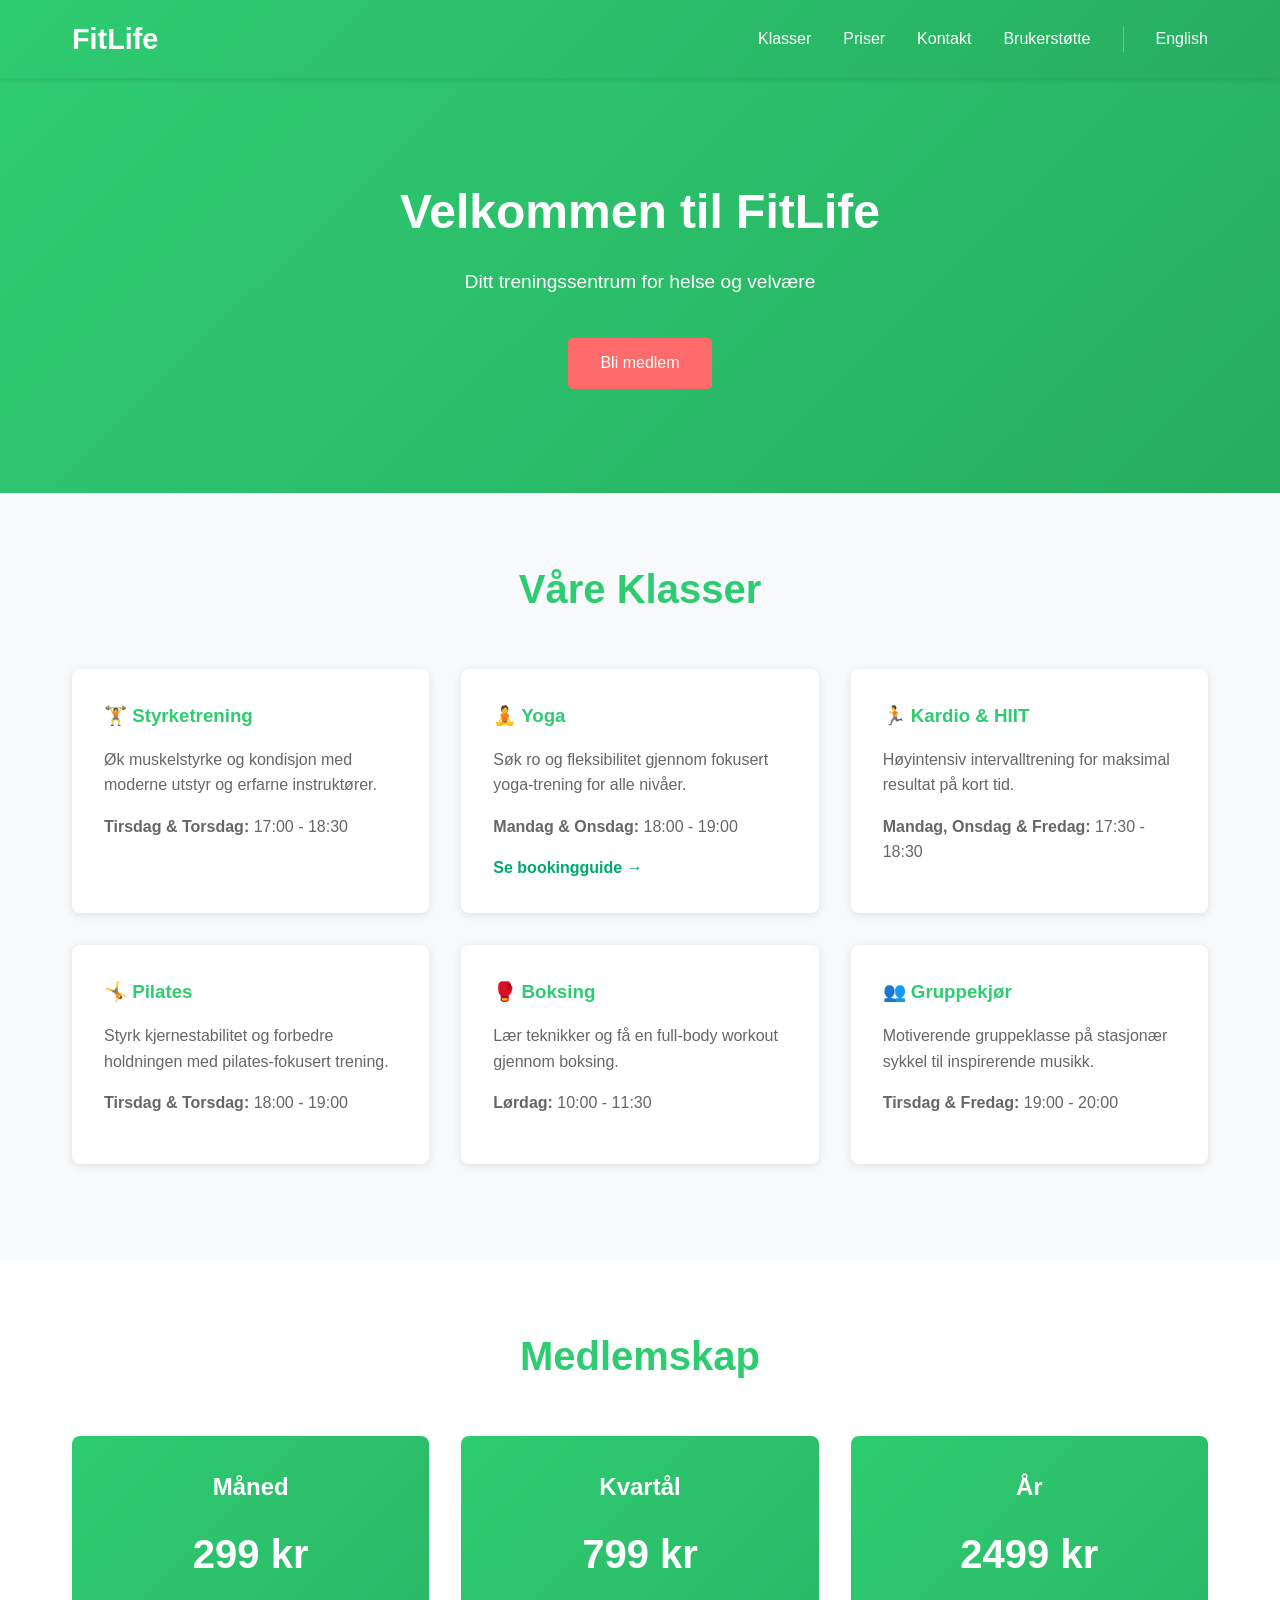
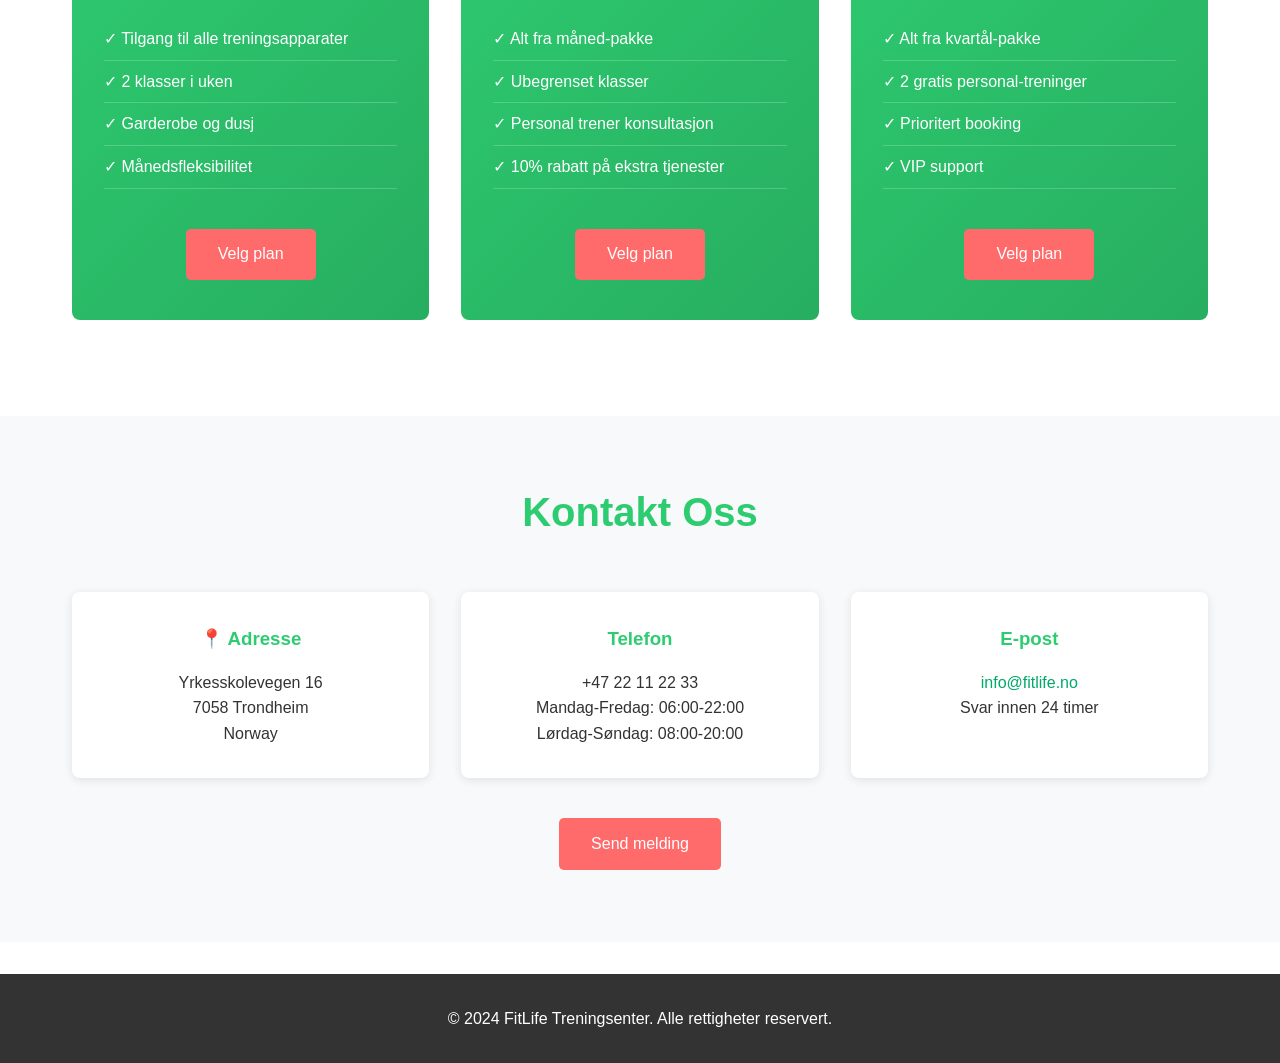
<file: index.html>
<!DOCTYPE html>
<html lang="no">
<head>
    <meta charset="UTF-8">
    <meta name="viewport" content="width=device-width, initial-scale=1.0">
    <title>FitLife - Treningsenter</title>
    <link rel="stylesheet" href="style.css">
</head>
<body>
    <!-- Header -->
    <header>
        <div class="header-container">
            <div class="logo">FitLife</div>
            <nav>
                <ul>
                    <li><a href="#classes">Klasser</a></li>
                    <li><a href="#pricing">Priser</a></li>
                    <li><a href="#contact">Kontakt</a></li>
                    <li><a href="index1.html">Brukerstøtte</a></li>
                    <li style="border-left: 1px solid rgba(255,255,255,0.3); padding-left: 2rem;"><a href="index_en.html">English</a></li>
                </ul>
            </nav>
        </div>
    </header>

    <!-- Hero Section -->
    <section class="hero">
        <h1>Velkommen til FitLife</h1>
        <p>Ditt treningssentrum for helse og velvære</p>
        <a href="#contact" class="btn">Bli medlem</a>
    </section>

    <!-- Classes Section -->
    <section class="classes" id="classes">
        <div class="container">
            <h2>Våre Klasser</h2>
            <div class="class-grid">
                <div class="class-card">
                    <h3>🏋️ Styrketrening</h3>
                    <p>Øk muskelstyrke og kondisjon med moderne utstyr og erfarne instruktører.</p>
                    <p><strong>Tirsdag & Torsdag:</strong> 17:00 - 18:30</p>
                </div>
                <div class="class-card">
                    <h3>🧘 Yoga</h3>
                    <p>Søk ro og fleksibilitet gjennom fokusert yoga-trening for alle nivåer.</p>
                    <p><strong>Mandag & Onsdag:</strong> 18:00 - 19:00</p>
                    <a href="yoga_guide.html" style="color: #00a86b; text-decoration: none; font-weight: bold;">Se bookingguide →</a>
                </div>
                <div class="class-card">
                    <h3>🏃 Kardio & HIIT</h3>
                    <p>Høyintensiv intervalltrening for maksimal resultat på kort tid.</p>
                    <p><strong>Mandag, Onsdag & Fredag:</strong> 17:30 - 18:30</p>
                </div>
                <div class="class-card">
                    <h3>🤸 Pilates</h3>
                    <p>Styrk kjernestabilitet og forbedre holdningen med pilates-fokusert trening.</p>
                    <p><strong>Tirsdag & Torsdag:</strong> 18:00 - 19:00</p>
                </div>
                <div class="class-card">
                    <h3>🥊 Boksing</h3>
                    <p>Lær teknikker og få en full-body workout gjennom boksing.</p>
                    <p><strong>Lørdag:</strong> 10:00 - 11:30</p>
                </div>
                <div class="class-card">
                    <h3>👥 Gruppekjør</h3>
                    <p>Motiverende gruppeklasse på stasjonær sykkel til inspirerende musikk.</p>
                    <p><strong>Tirsdag & Fredag:</strong> 19:00 - 20:00</p>
                </div>
            </div>
        </div>
    </section>

    <!-- Pricing Section -->
    <section class="pricing" id="pricing">
        <div class="container">
            <h2>Medlemskap</h2>
            <div class="pricing-grid">
                <div class="price-card">
                    <h3>Måned</h3>
                    <div class="price">299 kr</div>
                    <ul class="price-features">
                        <li>✓ Tilgang til alle treningsapparater</li>
                        <li>✓ 2 klasser i uken</li>
                        <li>✓ Garderobe og dusj</li>
                        <li>✓ Månedsfleksibilitet</li>
                    </ul>
                    <a href="#contact" class="btn">Velg plan</a>
                </div>
                <div class="price-card">
                    <h3>Kvartål</h3>
                    <div class="price">799 kr</div>
                    <ul class="price-features">
                        <li>✓ Alt fra måned-pakke</li>
                        <li>✓ Ubegrenset klasser</li>
                        <li>✓ Personal trener konsultasjon</li>
                        <li>✓ 10% rabatt på ekstra tjenester</li>
                    </ul>
                    <a href="#contact" class="btn">Velg plan</a>
                </div>
                <div class="price-card">
                    <h3>År</h3>
                    <div class="price">2499 kr</div>
                    <ul class="price-features">
                        <li>✓ Alt fra kvartål-pakke</li>
                        <li>✓ 2 gratis personal-treninger</li>
                        <li>✓ Prioritert booking</li>
                        <li>✓ VIP support</li>
                    </ul>
                    <a href="#contact" class="btn">Velg plan</a>
                </div>
            </div>
        </div>
    </section>

    <!-- Contact Section -->
    <section class="contact" id="contact">
        <div class="container">
            <h2>Kontakt Oss</h2>
            <div class="contact-info">
                <div class="info-box">
                    <h3>📍 Adresse</h3>
                    <p>Yrkesskolevegen 16<br>7058 Trondheim<br>Norway</p>
                </div>
                <div class="info-box">
                    <h3>Telefon</h3>
                    <p>+47 22 11 22 33<br>Mandag-Fredag: 06:00-22:00<br>Lørdag-Søndag: 08:00-20:00</p>
                </div>
                <div class="info-box">
                    <h3>E-post</h3>
                    <p><a href="mailto:info@fitlife.no" style="color: #00a86b; text-decoration: none;">info@fitlife.no</a><br>Svar innen 24 timer</p>
                </div>
            </div>
            <a href="mailto:info@fitlife.no" class="btn">Send melding</a>
        </div>
    </section>

    <!-- Footer -->
    <footer>
        <p>&copy; 2024 FitLife Treningsenter. Alle rettigheter reservert.</p>
    </footer>
</body>
</html>
</file>
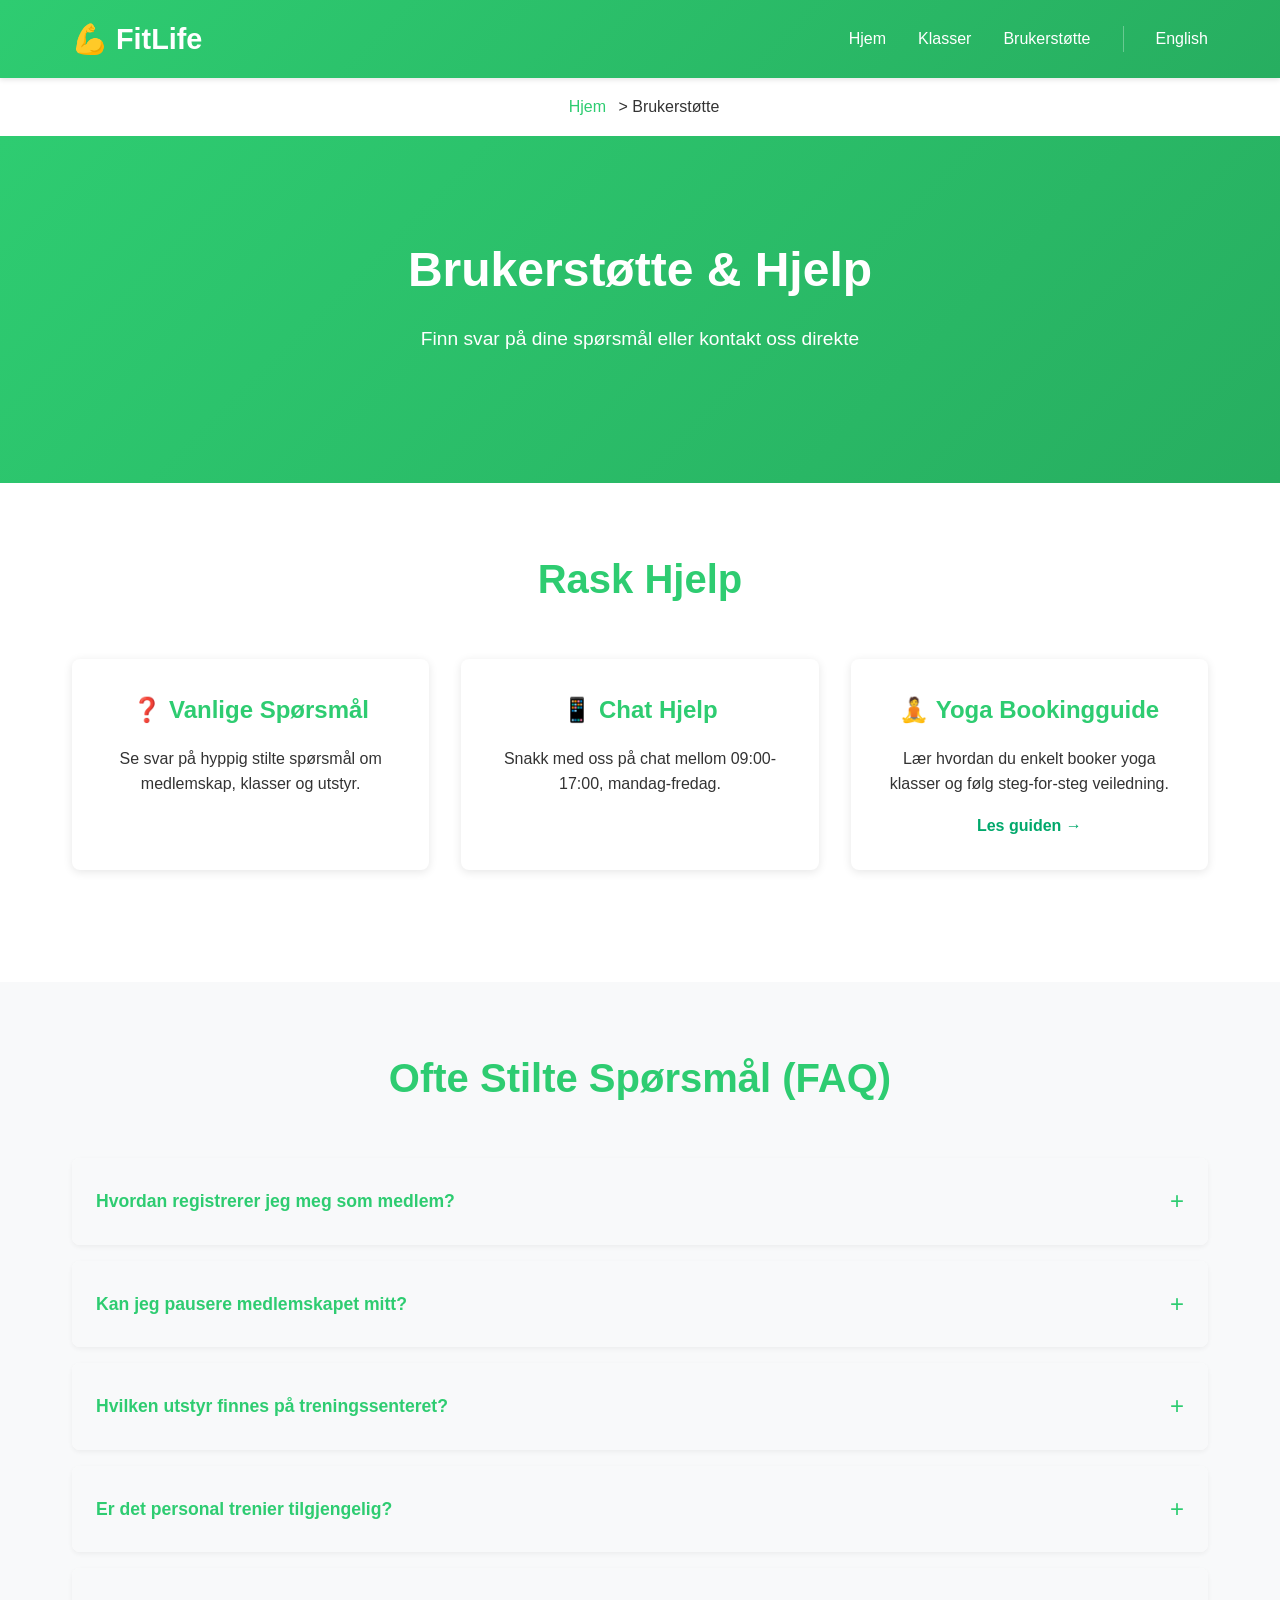
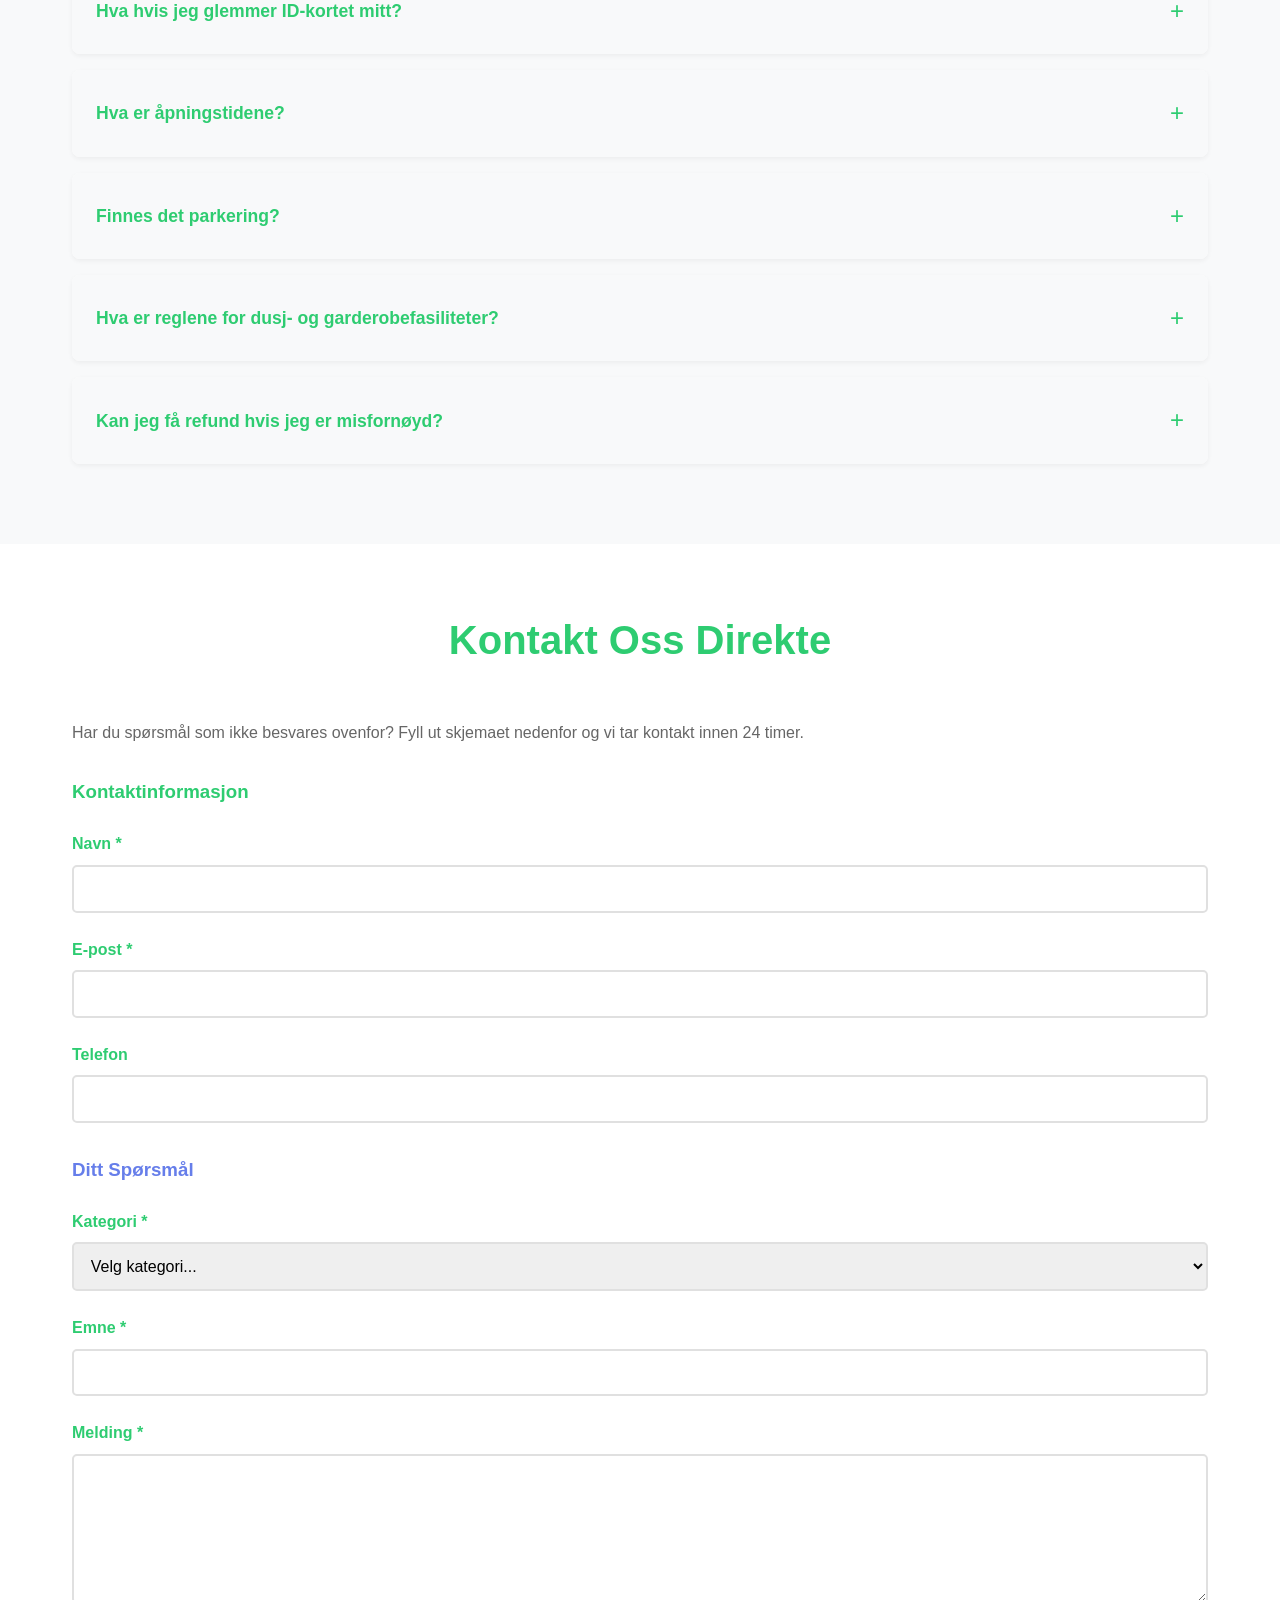
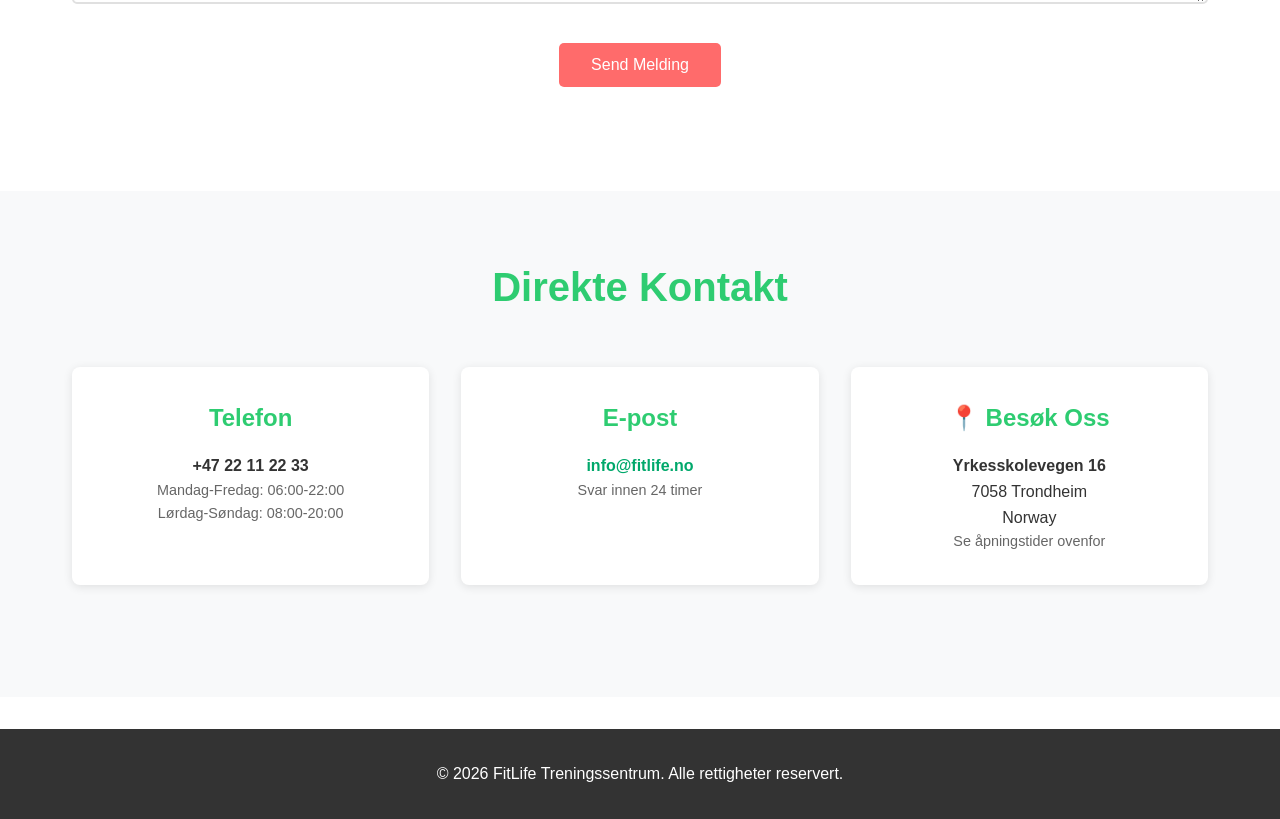
<file: index1.html>
<!DOCTYPE html>
<html lang="no">
<head>
    <meta charset="UTF-8">
    <meta name="viewport" content="width=device-width, initial-scale=1.0">
    <title>Brukerstøtte - FitLife Treningssentrum</title>
    <link rel="stylesheet" href="style.css">
</head>
<body>
    <!-- Header -->
    <header>
        <div class="header-container">
            <a href="index.html" class="logo" style="text-decoration: none; color: white;">💪 FitLife</a>
            <nav>
                <ul>
                    <li><a href="index.html">Hjem</a></li>
                    <li><a href="index.html#classes">Klasser</a></li>
                    <li><a href="index1.html">Brukerstøtte</a></li>
                    <li style="border-left: 1px solid rgba(255,255,255,0.3); padding-left: 2rem;"><a href="index1_en.html">English</a></li>
                </ul>
            </nav>
        </div>
    </header>

    <!-- Breadcrumb -->
    <div class="breadcrumb">
        <a href="index.html">Hjem</a> > <span>Brukerstøtte</span>
    </div>

    <!-- Hero Section -->
    <section class="hero">
        <h1>Brukerstøtte & Hjelp</h1>
        <p>Finn svar på dine spørsmål eller kontakt oss direkte</p>
    </section>

    <!-- Quick Support Cards -->
    <section class="container" style="padding: 4rem 2rem;">
        <h2>Rask Hjelp</h2>
        <div class="support-grid">
            <div class="support-card">
                <h3>❓ Vanlige Spørsmål</h3>
                <p>Se svar på hyppig stilte spørsmål om medlemskap, klasser og utstyr.</p>
            </div>
            <div class="support-card">
                <h3>📱 Chat Hjelp</h3>
                <p>Snakk med oss på chat mellom 09:00-17:00, mandag-fredag.</p>
            </div>
            <div class="support-card">
                <h3>🧘 Yoga Bookingguide</h3>
                <p>Lær hvordan du enkelt booker yoga klasser og følg steg-for-steg veiledning.</p>
                <a href="yoga_guide.html" style="color: #00a86b; text-decoration: none; font-weight: bold; margin-top: 1rem; display: inline-block;">Les guiden →</a>
            </div>
        </div>
    </section>

    <!-- FAQ Section -->
    <section class="faq-section">
        <div class="container">
            <h2>Ofte Stilte Spørsmål (FAQ)</h2>

            <div class="faq-item">
                <div class="faq-question" onclick="toggleAnswer(this)">
                    <h3>Hvordan registrerer jeg meg som medlem?</h3>
                    <span class="faq-toggle">+</span>
                </div>
                <div class="faq-answer">
                    <p>Du kan registrere deg direkte på vår nettside ved å velge ønsket medlemskapsplan. Du trenger kun å fylle inn dine kontaktopplysninger og velge betalingsmetode. Du får umiddelbar tilgang etter betaling er bekreftet.</p>
                </div>
            </div>

            <div class="faq-item">
                <div class="faq-question" onclick="toggleAnswer(this)">
                    <h3>Kan jeg pausere medlemskapet mitt?</h3>
                    <span class="faq-toggle">+</span>
                </div>
                <div class="faq-answer">
                    <p>Ja, du kan pausere medlemskapet for opptil 2 måneder per år. Du kontakter kundeservice på info@fitlife.no eller ringer +47 22 11 22 33. Det er ingen kostnad for å pausere.</p>
                </div>
            </div>

            <div class="faq-item">
                <div class="faq-question" onclick="toggleAnswer(this)">
                    <h3>Hvilken utstyr finnes på treningssenteret?</h3>
                    <span class="faq-toggle">+</span>
                </div>
                <div class="faq-answer">
                    <p>Vi har state-of-the-art treningsutstyr inkludert: frivekter, maskiner, cardio-utstyr (løpebånd, sykler, crosstrainer), kabelapparater, og fleksibilitetsutstyr. Alt utstyr vedlikeholdes daglig og inspekteres månedlig.</p>
                </div>
            </div>

            <div class="faq-item">
                <div class="faq-question" onclick="toggleAnswer(this)">
                    <h3>Er det personal trenier tilgjengelig?</h3>
                    <span class="faq-toggle">+</span>
                </div>
                <div class="faq-answer">
                    <p>Ja! Vi tilbyr personal treining til alle medlemmer. Ditt første konsultasjonssamtale er gratis. Priser for personal trening starter fra 399 kr per time. Kvartål- og årmedlemskap inkluderer konsultasjoner.</p>
                </div>
            </div>

            <div class="faq-item">
                <div class="faq-question" onclick="toggleAnswer(this)">
                    <h3>Hva hvis jeg glemmer ID-kortet mitt?</h3>
                    <span class="faq-toggle">+</span>
                </div>
                <div class="faq-answer">
                    <p>Du kan vise din medlemskapsinformasjon på mobilen eller fortelle personalet ditt navn slik at de kan verifisere det i systemet. Vi anbefaler å laste ned FitLife-appen for enkel adgang.</p>
                </div>
            </div>

            <div class="faq-item">
                <div class="faq-question" onclick="toggleAnswer(this)">
                    <h3>Hva er åpningstidene?</h3>
                    <span class="faq-toggle">+</span>
                </div>
                <div class="faq-answer">
                    <p><strong>Mandag - Fredag:</strong> 06:00 - 22:00<br><strong>Lørdag:</strong> 08:00 - 20:00<br><strong>Søndag:</strong> 10:00 - 18:00<br><br>Vi er stengt på offentlige helligdager. Spørsmål? Ring oss på +47 22 11 22 33</p>
                </div>
            </div>

            <div class="faq-item">
                <div class="faq-question" onclick="toggleAnswer(this)">
                    <h3>Finnes det parkering?</h3>
                    <span class="faq-toggle">+</span>
                </div>
                <div class="faq-answer">
                    <p>Ja, vi har gratis parkering tilgjengelig for medlemmer i vår parkeringskjeller. Parkeringsplass er begrenset, så vi anbefaler å komme 10-15 minutter før din planlagte treningstid i rushørene.</p>
                </div>
            </div>

            <div class="faq-item">
                <div class="faq-question" onclick="toggleAnswer(this)">
                    <h3>Hva er reglene for dusj- og garderobefasiliteter?</h3>
                    <span class="faq-toggle">+</span>
                </div>
                <div class="faq-answer">
                    <p>Dusj og garderobe er tilgjengelige for alle medlemmer. Hvert garderobeskapet krever 20 kr mynt (returneres). Vi tilbyr gratis håndklær, og du finner sjampo, balsam og såpe i alle dusjar. Vi anbefaler å ta med dine verdisaker.</p>
                </div>
            </div>

            <div class="faq-item">
                <div class="faq-question" onclick="toggleAnswer(this)">
                    <h3>Kan jeg få refund hvis jeg er misfornøyd?</h3>
                    <span class="faq-toggle">+</span>
                </div>
                <div class="faq-answer">
                    <p>Vi tilbyr en 14-dagers prøveperiode for nye medlemmer. Hvis du ikke er fornøyd, kan du få full refund innen denne perioden. Etter 14 dager kan du si opp på hvilket som helst tidspunkt med 30 dagers varsel.</p>
                </div>
            </section>

    <!-- Contact Form Section -->
    <section class="form-section">
        <div class="container">
            <h2>Kontakt Oss Direkte</h2>
            <p style="margin-bottom: 2rem; color: #666;">Har du spørsmål som ikke besvares ovenfor? Fyll ut skjemaet nedenfor og vi tar kontakt innen 24 timer.</p>

            <form onsubmit="handleSubmit(event)">
                <h3 style="color: #2ecc71; margin-bottom: 1.5rem;">Kontaktinformasjon</h3>

                <div class="form-group">
                    <label for="name">Navn *</label>
                    <input type="text" id="name" name="name" required>
                </div>

                <div class="form-group">
                    <label for="email">E-post *</label>
                    <input type="email" id="email" name="email" required>
                </div>

                <div class="form-group">
                    <label for="phone">Telefon</label>
                    <input type="tel" id="phone" name="phone">
                </div>

                <h3 style="color: #667eea; margin: 2rem 0 1.5rem 0;">Ditt Spørsmål</h3>

                <div class="form-group">
                    <label for="category">Kategori *</label>
                    <select id="category" name="category" required>
                        <option value="">Velg kategori...</option>
                        <option value="membership">Medlemskap</option>
                        <option value="classes">Klasser</option>
                        <option value="equipment">Utstyr</option>
                        <option value="billing">Fakturering</option>
                        <option value="facilities">Fasiliteter</option>
                        <option value="other">Annet</option>
                    </select>
                </div>

                <div class="form-group">
                    <label for="subject">Emne *</label>
                    <input type="text" id="subject" name="subject" required>
                </div>

                <div class="form-group">
                    <label for="message">Melding *</label>
                    <textarea id="message" name="message" required></textarea>
                </div>

                <div style="text-align: center;">
                    <button type="submit" class="btn">Send Melding</button>
                </div>
            </form>
        </div>
    </section>

    <!-- Kontakt info -->
    <section style="background-color: #f8f9fa;">
        <div class="container">
            <h2>Direkte Kontakt</h2>
            <div class="support-grid">
                <div class="support-card">
                    <h3>Telefon</h3>
                    <p><strong>+47 22 11 22 33</strong></p>
                    <p style="font-size: 0.9rem; color: #666;">Mandag-Fredag: 06:00-22:00<br>Lørdag-Søndag: 08:00-20:00</p>
                </div>
                <div class="support-card">
                    <h3>E-post</h3>
                    <p><strong><a href="mailto:info@fitlife.no" style="color: #00a86b; text-decoration: none;">info@fitlife.no</a></strong></p>
                    <p style="font-size: 0.9rem; color: #666;">Svar innen 24 timer</p>
                </div>
                <div class="support-card">
                    <h3>📍 Besøk Oss</h3>
                    <p><strong>Yrkesskolevegen 16</strong><br>7058 Trondheim<br>Norway</p>
                    <p style="font-size: 0.9rem; color: #666;">Se åpningstider ovenfor</p>
                </div>
            </div>
        </div>
    </section>

    <!-- Footer -->
    <footer>
        <p>&copy; 2026 FitLife Treningssentrum. Alle rettigheter reservert.</p>
    </footer>

    <script>
        function toggleAnswer(element) {
            const answer = element.nextElementSibling;
            const toggle = element.querySelector('.faq-toggle');
            
            // Close other open answers
            document.querySelectorAll('.faq-answer.open').forEach(item => {
                if (item !== answer) {
                    item.classList.remove('open');
                    item.previousElementSibling.querySelector('.faq-toggle').textContent = '+';
                }
            });
            
            // Toggle current answer
            answer.classList.toggle('open');
            toggle.textContent = answer.classList.contains('open') ? '−' : '+';
        }

        function handleSubmit(event) {
            event.preventDefault();
            
            const name = document.getElementById('name').value;
            const email = document.getElementById('email').value;
            const subject = document.getElementById('subject').value;
            
            alert(`Takk ${name}! Din melding har blitt mottatt. Vi vil kontakte deg på ${email} innen 24 timer.`);
            
            event.target.reset();
        }
    </script>
</body>
</html>
</file>
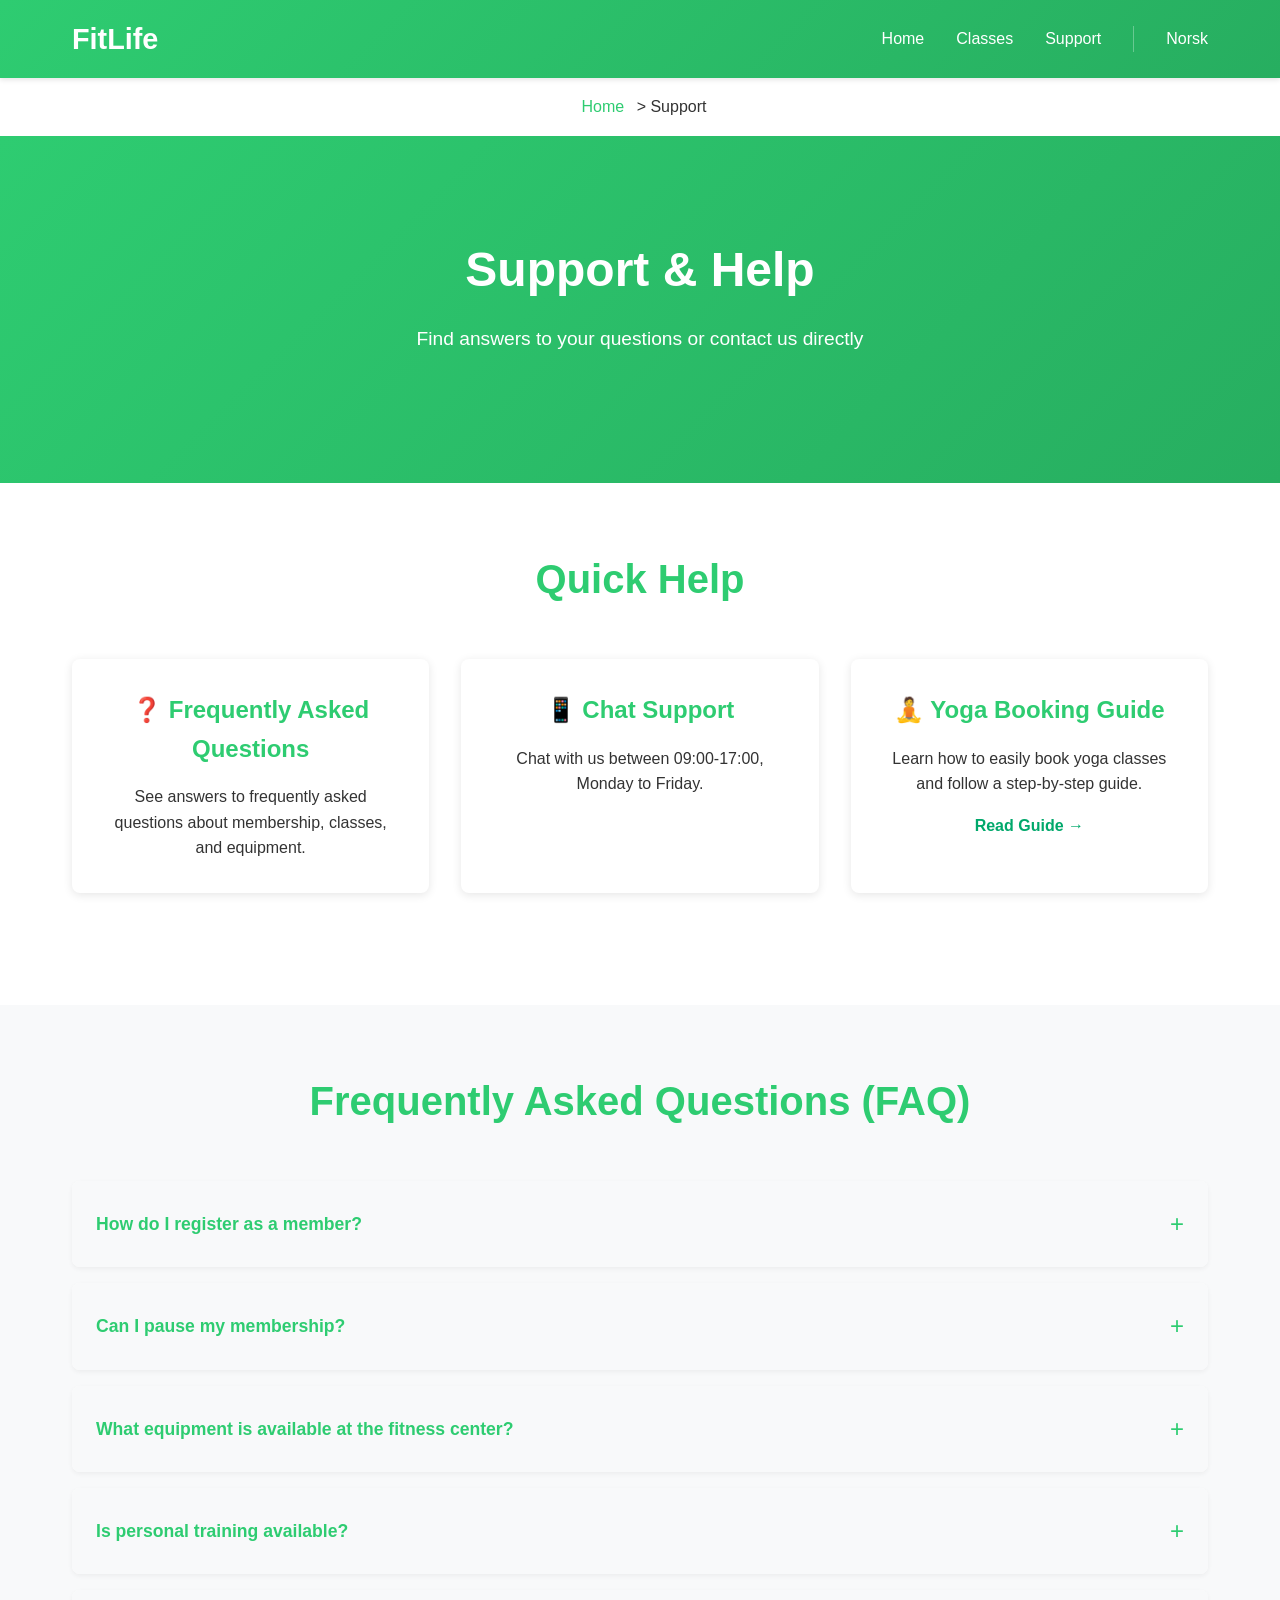
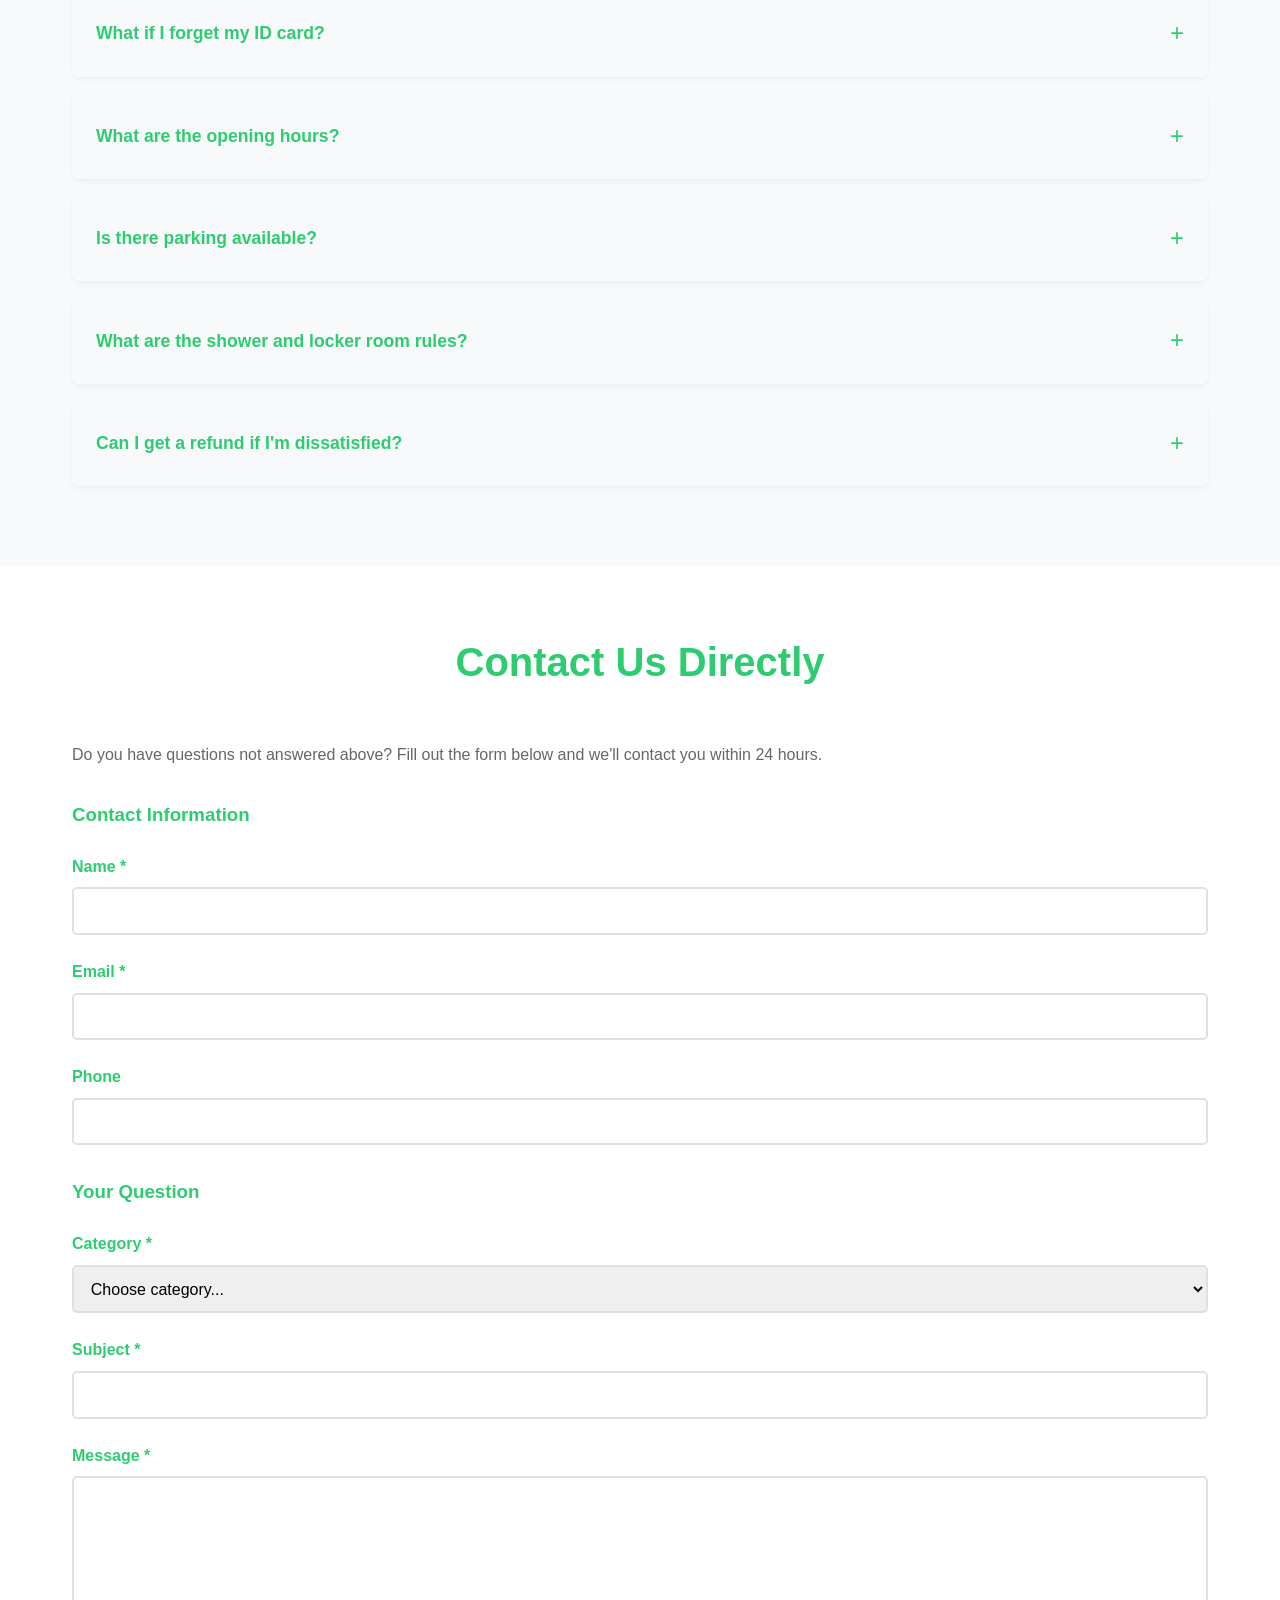
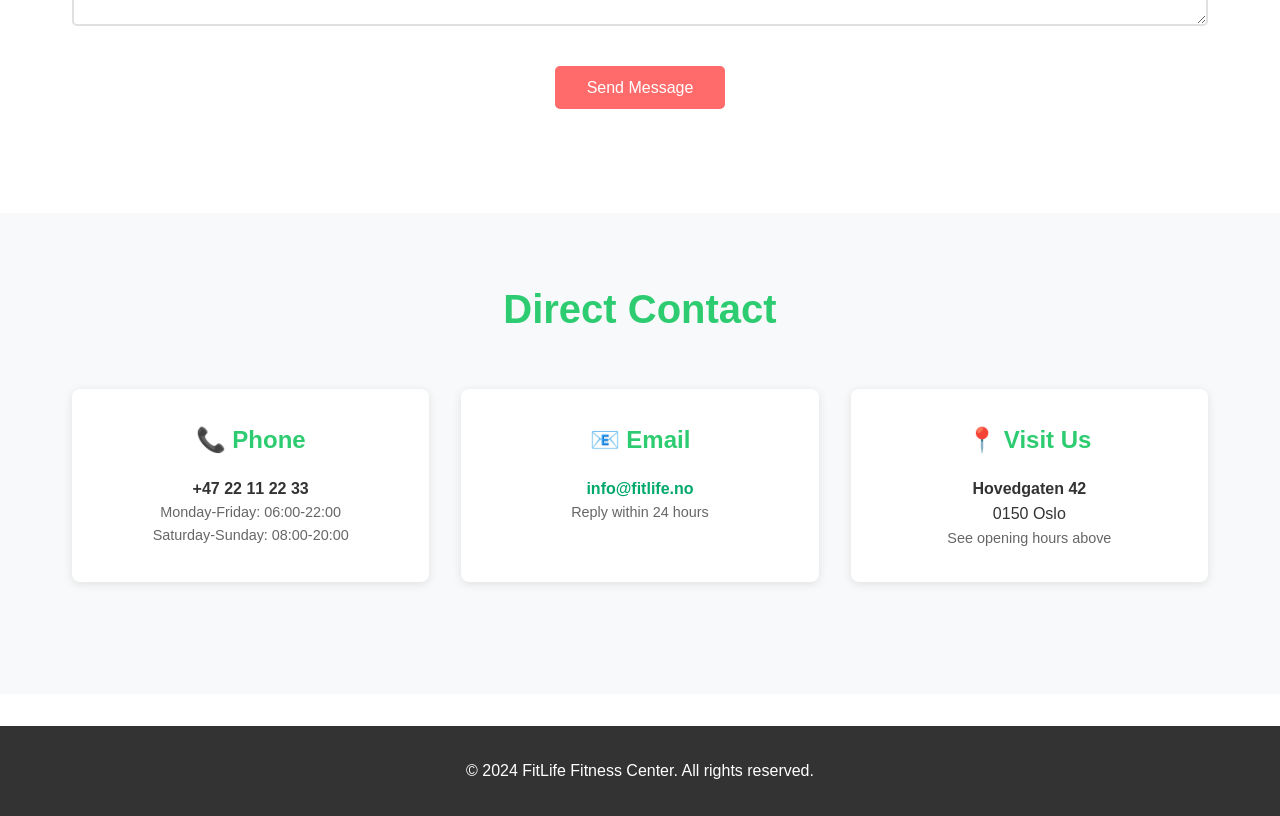
<file: index1_en.html>
<!DOCTYPE html>
<html lang="en">
<head>
    <meta charset="UTF-8">
    <meta name="viewport" content="width=device-width, initial-scale=1.0">
    <title>Support - FitLife Fitness Center</title>
    <link rel="stylesheet" href="style.css">
</head>
<body>
    <!-- Header -->
    <header>
        <div class="header-container">
            <a href="index_en.html" class="logo" style="text-decoration: none; color: white;">FitLife</a>
            <nav>
                <ul>
                    <li><a href="index_en.html">Home</a></li>
                    <li><a href="index_en.html#classes">Classes</a></li>
                    <li><a href="index1_en.html">Support</a></li>
                    <li style="border-left: 1px solid rgba(255,255,255,0.3); padding-left: 2rem;"><a href="index1.html">Norsk</a></li>
                </ul>
            </nav>
        </div>
    </header>

    <!-- Breadcrumb -->
    <div class="breadcrumb">
        <a href="index_en.html">Home</a> > <span>Support</span>
    </div>

    <!-- Hero Section -->
    <section class="hero">
        <h1>Support & Help</h1>
        <p>Find answers to your questions or contact us directly</p>
    </section>

    <!-- Quick Support Cards -->
    <section class="container" style="padding: 4rem 2rem;">
        <h2>Quick Help</h2>
        <div class="support-grid">
            <div class="support-card">
                <h3>❓ Frequently Asked Questions</h3>
                <p>See answers to frequently asked questions about membership, classes, and equipment.</p>
            </div>
            <div class="support-card">
                <h3>📱 Chat Support</h3>
                <p>Chat with us between 09:00-17:00, Monday to Friday.</p>
            </div>
            <div class="support-card">
                <h3>🧘 Yoga Booking Guide</h3>
                <p>Learn how to easily book yoga classes and follow a step-by-step guide.</p>
                <a href="yoga_guide_en.html" style="color: #00a86b; text-decoration: none; font-weight: bold; margin-top: 1rem; display: inline-block;">Read Guide →</a>
            </div>
        </div>
    </section>

    <!-- FAQ Section -->
    <section class="faq-section">
        <div class="container">
            <h2>Frequently Asked Questions (FAQ)</h2>

            <div class="faq-item">
                <div class="faq-question" onclick="toggleAnswer(this)">
                    <h3>How do I register as a member?</h3>
                    <span class="faq-toggle">+</span>
                </div>
                <div class="faq-answer">
                    <p>You can register directly on our website by selecting your desired membership plan. You only need to fill in your contact information and choose a payment method. You get immediate access after payment is confirmed.</p>
                </div>
            </div>

            <div class="faq-item">
                <div class="faq-question" onclick="toggleAnswer(this)">
                    <h3>Can I pause my membership?</h3>
                    <span class="faq-toggle">+</span>
                </div>
                <div class="faq-answer">
                    <p>Yes, you can pause your membership for up to 2 months per year. Contact customer service at info@fitlife.no or call +47 22 11 22 33. There is no charge for pausing.</p>
                </div>
            </div>

            <div class="faq-item">
                <div class="faq-question" onclick="toggleAnswer(this)">
                    <h3>What equipment is available at the fitness center?</h3>
                    <span class="faq-toggle">+</span>
                </div>
                <div class="faq-answer">
                    <p>We have state-of-the-art equipment including: free weights, machines, cardio equipment (treadmills, bikes, cross trainers), cable apparatus, and flexibility equipment. All equipment is maintained daily and inspected monthly.</p>
                </div>
            </div>

            <div class="faq-item">
                <div class="faq-question" onclick="toggleAnswer(this)">
                    <h3>Is personal training available?</h3>
                    <span class="faq-toggle">+</span>
                </div>
                <div class="faq-answer">
                    <p>Yes! We offer personal training to all members. Your first consultation is free. Personal training prices start from 399 kr per hour. Quarter and year memberships include consultations.</p>
                </div>
            </div>

            <div class="faq-item">
                <div class="faq-question" onclick="toggleAnswer(this)">
                    <h3>What if I forget my ID card?</h3>
                    <span class="faq-toggle">+</span>
                </div>
                <div class="faq-answer">
                    <p>You can show your membership information on your phone or tell the staff your name so they can verify it in the system. We recommend downloading the FitLife app for easy access.</p>
                </div>
            </div>

            <div class="faq-item">
                <div class="faq-question" onclick="toggleAnswer(this)">
                    <h3>What are the opening hours?</h3>
                    <span class="faq-toggle">+</span>
                </div>
                <div class="faq-answer">
                    <p><strong>Monday - Friday:</strong> 06:00 - 22:00<br><strong>Saturday:</strong> 08:00 - 20:00<br><strong>Sunday:</strong> 10:00 - 18:00<br><br>We are closed on public holidays. Questions? Call us at +47 22 11 22 33</p>
                </div>
            </div>

            <div class="faq-item">
                <div class="faq-question" onclick="toggleAnswer(this)">
                    <h3>Is there parking available?</h3>
                    <span class="faq-toggle">+</span>
                </div>
                <div class="faq-answer">
                    <p>Yes, we have free parking available for members in our parking basement. Parking spaces are limited, so we recommend arriving 10-15 minutes before your scheduled workout during peak hours.</p>
                </div>
            </div>

            <div class="faq-item">
                <div class="faq-question" onclick="toggleAnswer(this)">
                    <h3>What are the shower and locker room rules?</h3>
                    <span class="faq-toggle">+</span>
                </div>
                <div class="faq-answer">
                    <p>Showers and lockers are available for all members. Each locker requires 20 kr coin (returned). We provide free towels, and you'll find shampoo, conditioner and soap in all showers. We recommend taking your valuables with you.</p>
                </div>
            </div>

            <div class="faq-item">
                <div class="faq-question" onclick="toggleAnswer(this)">
                    <h3>Can I get a refund if I'm dissatisfied?</h3>
                    <span class="faq-toggle">+</span>
                </div>
                <div class="faq-answer">
                    <p>We offer a 14-day trial period for new members. If you're not satisfied, you can get a full refund within this period. After 14 days, you can cancel at any time with 30 days notice.</p>
                </div>
            </section>

    <!-- Contact Form Section -->
    <section class="form-section">
        <div class="container">
            <h2>Contact Us Directly</h2>
            <p style="margin-bottom: 2rem; color: #666;">Do you have questions not answered above? Fill out the form below and we'll contact you within 24 hours.</p>

            <form onsubmit="handleSubmit(event)">
                <h3 style="color: #2ecc71; margin-bottom: 1.5rem;">Contact Information</h3>

                <div class="form-group">
                    <label for="name">Name *</label>
                    <input type="text" id="name" name="name" required>
                </div>

                <div class="form-group">
                    <label for="email">Email *</label>
                    <input type="email" id="email" name="email" required>
                </div>

                <div class="form-group">
                    <label for="phone">Phone</label>
                    <input type="tel" id="phone" name="phone">
                </div>

                <h3 style="color: #2ecc71; margin: 2rem 0 1.5rem 0;">Your Question</h3>

                <div class="form-group">
                    <label for="category">Category *</label>
                    <select id="category" name="category" required>
                        <option value="">Choose category...</option>
                        <option value="membership">Membership</option>
                        <option value="classes">Classes</option>
                        <option value="equipment">Equipment</option>
                        <option value="billing">Billing</option>
                        <option value="facilities">Facilities</option>
                        <option value="other">Other</option>
                    </select>
                </div>

                <div class="form-group">
                    <label for="subject">Subject *</label>
                    <input type="text" id="subject" name="subject" required>
                </div>

                <div class="form-group">
                    <label for="message">Message *</label>
                    <textarea id="message" name="message" required></textarea>
                </div>

                <div style="text-align: center;">
                    <button type="submit" class="btn">Send Message</button>
                </div>
            </form>
        </div>
    </section>

    <!-- Kontakt info -->
    <section style="background-color: #f8f9fa;">
        <div class="container">
            <h2>Direct Contact</h2>
            <div class="support-grid">
                <div class="support-card">
                    <h3>📞 Phone</h3>
                    <p><strong>+47 22 11 22 33</strong></p>
                    <p style="font-size: 0.9rem; color: #666;">Monday-Friday: 06:00-22:00<br>Saturday-Sunday: 08:00-20:00</p>
                </div>
                <div class="support-card">
                    <h3>📧 Email</h3>
                    <p><strong><a href="mailto:info@fitlife.no" style="color: #00a86b; text-decoration: none;">info@fitlife.no</a></strong></p>
                    <p style="font-size: 0.9rem; color: #666;">Reply within 24 hours</p>
                </div>
                <div class="support-card">
                    <h3>📍 Visit Us</h3>
                    <p><strong>Hovedgaten 42</strong><br>0150 Oslo</p>
                    <p style="font-size: 0.9rem; color: #666;">See opening hours above</p>
                </div>
            </div>
        </div>
    </section>

    <!-- Footer -->
    <footer>
        <p>&copy; 2024 FitLife Fitness Center. All rights reserved.</p>
    </footer>

    <script>
        function toggleAnswer(element) {
            const answer = element.nextElementSibling;
            const toggle = element.querySelector('.faq-toggle');
            
            // Close other open answers
            document.querySelectorAll('.faq-answer.open').forEach(item => {
                if (item !== answer) {
                    item.classList.remove('open');
                    item.previousElementSibling.querySelector('.faq-toggle').textContent = '+';
                }
            });
            
            // Toggle current answer
            answer.classList.toggle('open');
            toggle.textContent = answer.classList.contains('open') ? '−' : '+';
        }

        function handleSubmit(event) {
            event.preventDefault();
            
            const name = document.getElementById('name').value;
            const email = document.getElementById('email').value;
            const subject = document.getElementById('subject').value;
            
            alert(`Thank you ${name}! Your message has been received. We will contact you at ${email} within 24 hours.`);
            
            event.target.reset();
        }
    </script>
</body>
</html>
</file>
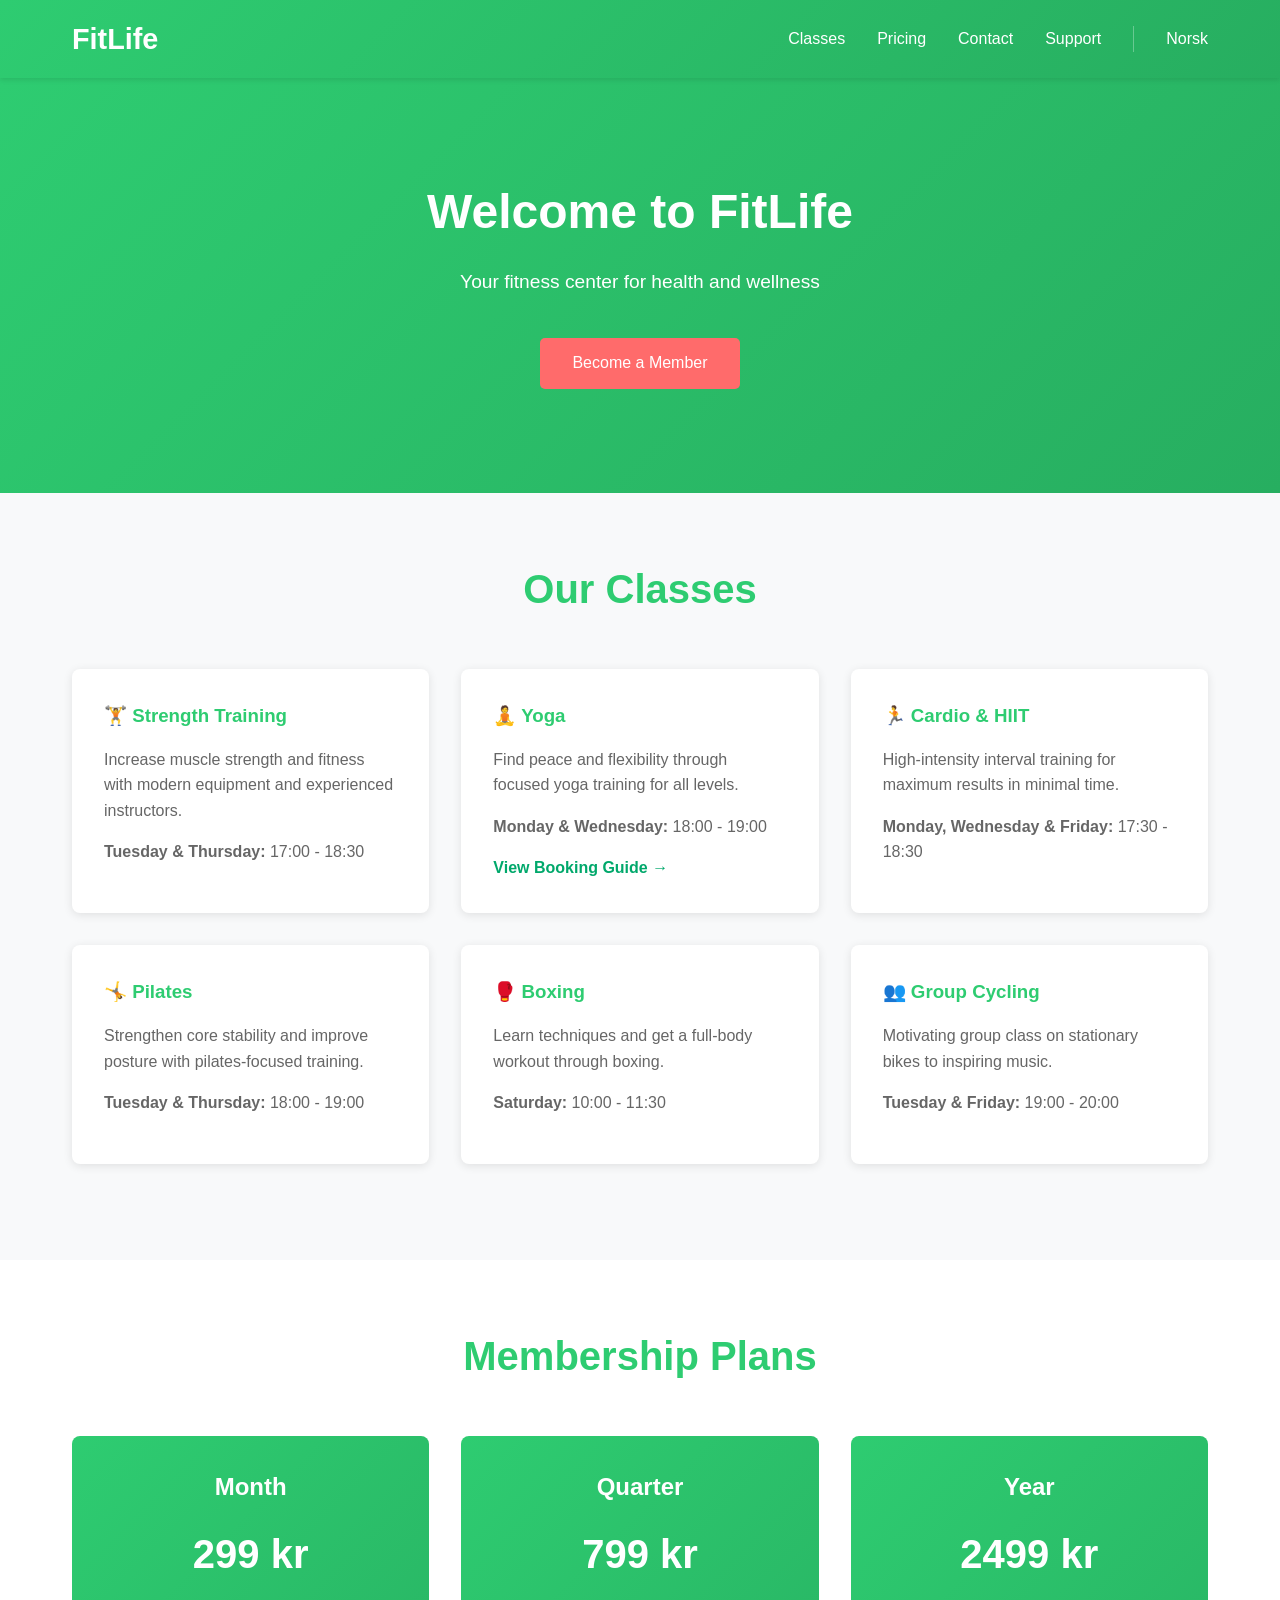
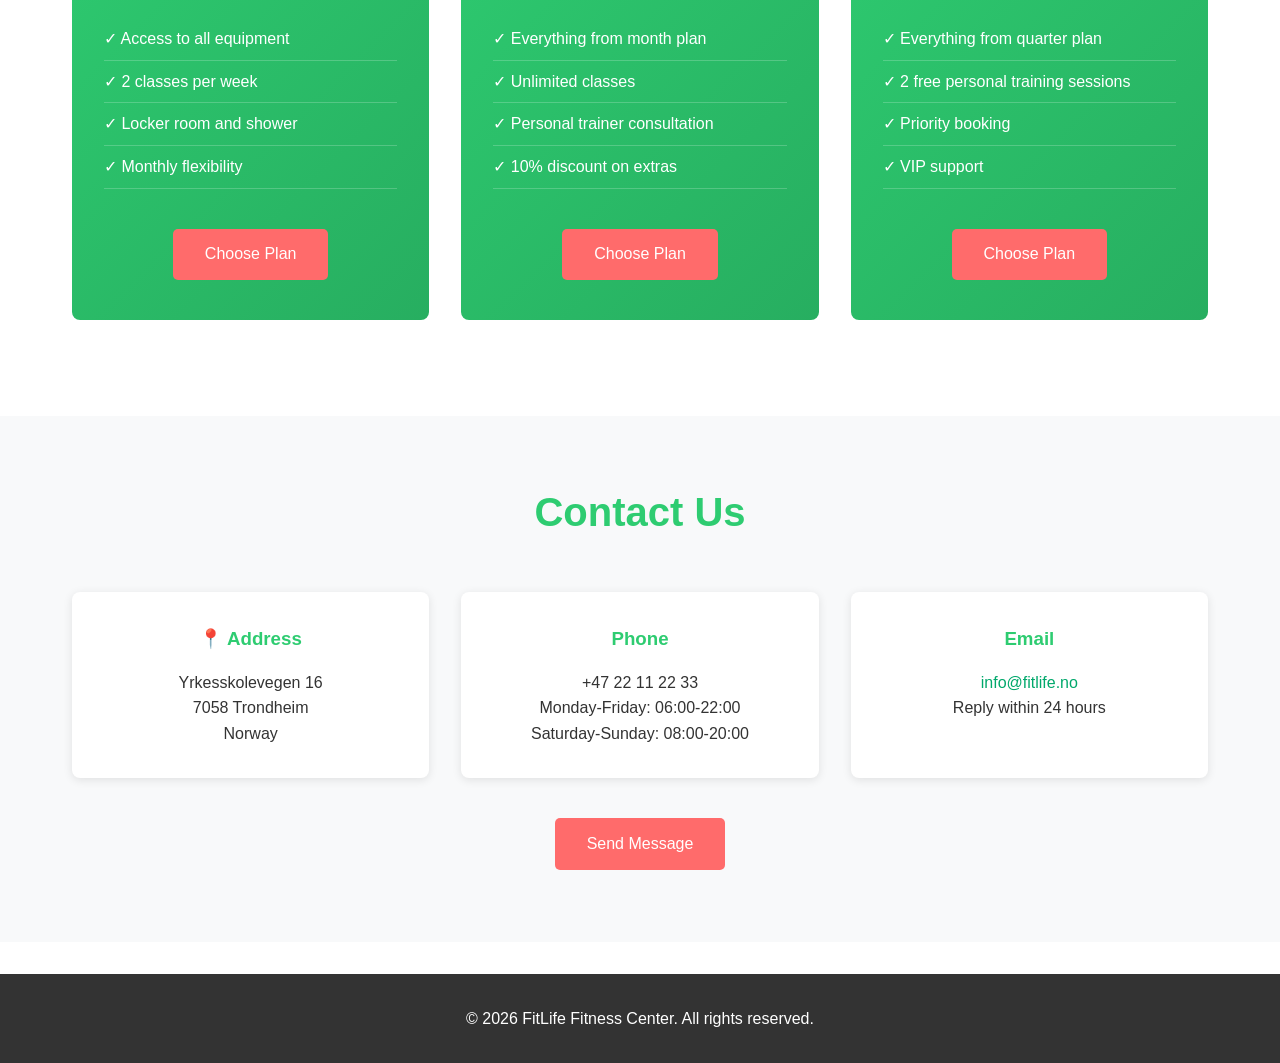
<file: index_en.html>
<!DOCTYPE html>
<html lang="en">
<head>
    <meta charset="UTF-8">
    <meta name="viewport" content="width=device-width, initial-scale=1.0">
    <title>FitLife - Fitness Center</title>
    <link rel="stylesheet" href="style.css">
</head>
<body>
    <!-- Header -->
    <header>
        <div class="header-container">
            <div class="logo">FitLife</div>
            <nav>
                <ul>
                    <li><a href="#classes">Classes</a></li>
                    <li><a href="#pricing">Pricing</a></li>
                    <li><a href="#contact">Contact</a></li>
                    <li><a href="index1_en.html">Support</a></li>
                    <li style="border-left: 1px solid rgba(255,255,255,0.3); padding-left: 2rem;"><a href="index.html">Norsk</a></li>
                </ul>
            </nav>
        </div>
    </header>

    <!-- Hero Section -->
    <section class="hero">
        <h1>Welcome to FitLife</h1>
        <p>Your fitness center for health and wellness</p>
        <a href="#contact" class="btn">Become a Member</a>
    </section>

    <!-- Classes Section -->
    <section class="classes" id="classes">
        <div class="container">
            <h2>Our Classes</h2>
            <div class="class-grid">
                <div class="class-card">
                    <h3>🏋️ Strength Training</h3>
                    <p>Increase muscle strength and fitness with modern equipment and experienced instructors.</p>
                    <p><strong>Tuesday & Thursday:</strong> 17:00 - 18:30</p>
                </div>
                <div class="class-card">
                    <h3>🧘 Yoga</h3>
                    <p>Find peace and flexibility through focused yoga training for all levels.</p>
                    <p><strong>Monday & Wednesday:</strong> 18:00 - 19:00</p>
                    <a href="yoga_guide_en.html" style="color: #00a86b; text-decoration: none; font-weight: bold;">View Booking Guide →</a>
                </div>
                <div class="class-card">
                    <h3>🏃 Cardio & HIIT</h3>
                    <p>High-intensity interval training for maximum results in minimal time.</p>
                    <p><strong>Monday, Wednesday & Friday:</strong> 17:30 - 18:30</p>
                </div>
                <div class="class-card">
                    <h3>🤸 Pilates</h3>
                    <p>Strengthen core stability and improve posture with pilates-focused training.</p>
                    <p><strong>Tuesday & Thursday:</strong> 18:00 - 19:00</p>
                </div>
                <div class="class-card">
                    <h3>🥊 Boxing</h3>
                    <p>Learn techniques and get a full-body workout through boxing.</p>
                    <p><strong>Saturday:</strong> 10:00 - 11:30</p>
                </div>
                <div class="class-card">
                    <h3>👥 Group Cycling</h3>
                    <p>Motivating group class on stationary bikes to inspiring music.</p>
                    <p><strong>Tuesday & Friday:</strong> 19:00 - 20:00</p>
                </div>
            </div>
        </div>
    </section>

    <!-- Pricing Section -->
    <section class="pricing" id="pricing">
        <div class="container">
            <h2>Membership Plans</h2>
            <div class="pricing-grid">
                <div class="price-card">
                    <h3>Month</h3>
                    <div class="price">299 kr</div>
                    <ul class="price-features">
                        <li>✓ Access to all equipment</li>
                        <li>✓ 2 classes per week</li>
                        <li>✓ Locker room and shower</li>
                        <li>✓ Monthly flexibility</li>
                    </ul>
                    <a href="#contact" class="btn">Choose Plan</a>
                </div>
                <div class="price-card">
                    <h3>Quarter</h3>
                    <div class="price">799 kr</div>
                    <ul class="price-features">
                        <li>✓ Everything from month plan</li>
                        <li>✓ Unlimited classes</li>
                        <li>✓ Personal trainer consultation</li>
                        <li>✓ 10% discount on extras</li>
                    </ul>
                    <a href="#contact" class="btn">Choose Plan</a>
                </div>
                <div class="price-card">
                    <h3>Year</h3>
                    <div class="price">2499 kr</div>
                    <ul class="price-features">
                        <li>✓ Everything from quarter plan</li>
                        <li>✓ 2 free personal training sessions</li>
                        <li>✓ Priority booking</li>
                        <li>✓ VIP support</li>
                    </ul>
                    <a href="#contact" class="btn">Choose Plan</a>
                </div>
            </div>
        </div>
    </section>

    <!-- Contact Section -->
    <section class="contact" id="contact">
        <div class="container">
            <h2>Contact Us</h2>
            <div class="contact-info">
                <div class="info-box">
                    <h3>📍 Address</h3>
                    <p>Yrkesskolevegen 16<br>7058 Trondheim<br>Norway</p>
                </div>
                <div class="info-box">
                    <h3>Phone</h3>
                    <p>+47 22 11 22 33<br>Monday-Friday: 06:00-22:00<br>Saturday-Sunday: 08:00-20:00</p>
                </div>
                <div class="info-box">
                    <h3>Email</h3>
                    <p><a href="mailto:info@fitlife.no" style="color: #00a86b; text-decoration: none;">info@fitlife.no</a><br>Reply within 24 hours</p>
                </div>
            </div>
            <a href="mailto:info@fitlife.no" class="btn">Send Message</a>
        </div>
    </section>

    <!-- Footer -->
    <footer>
        <p>&copy; 2026 FitLife Fitness Center. All rights reserved.</p>
    </footer>
</body>
</html>
</file>
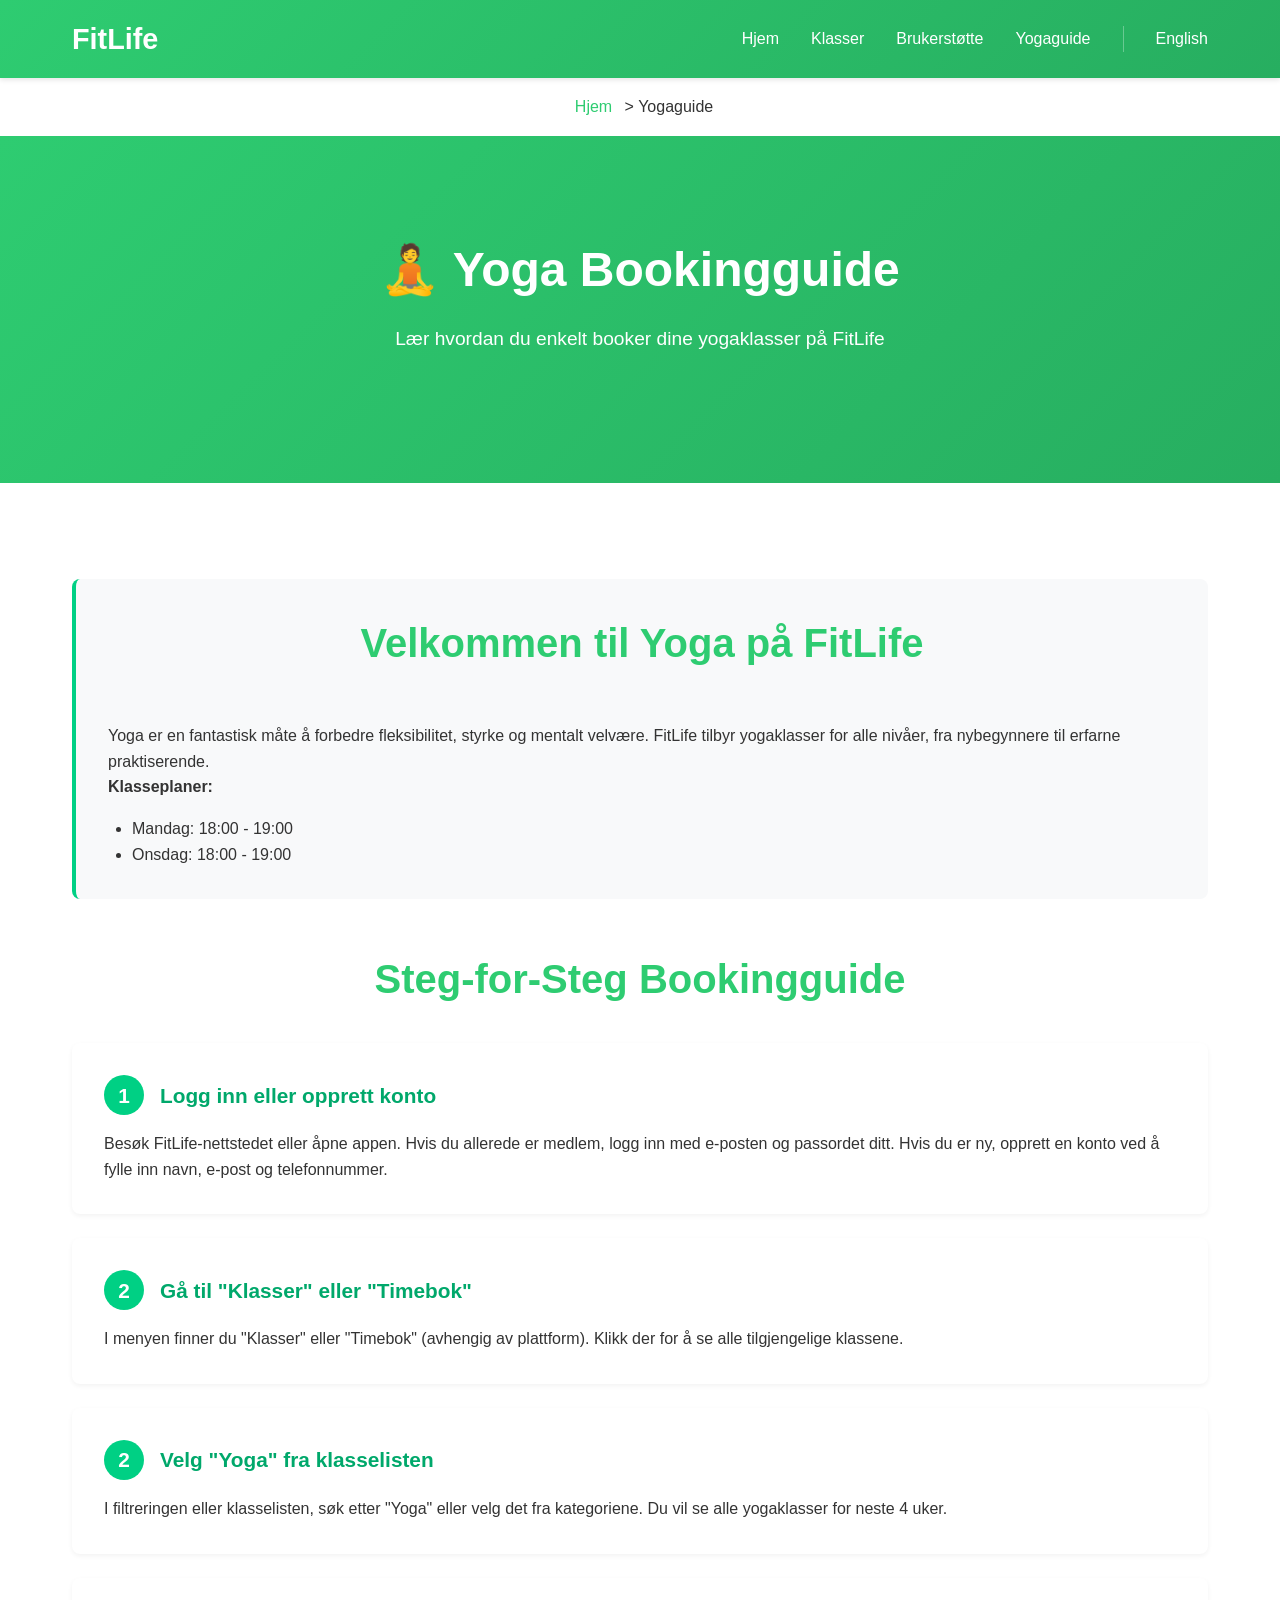
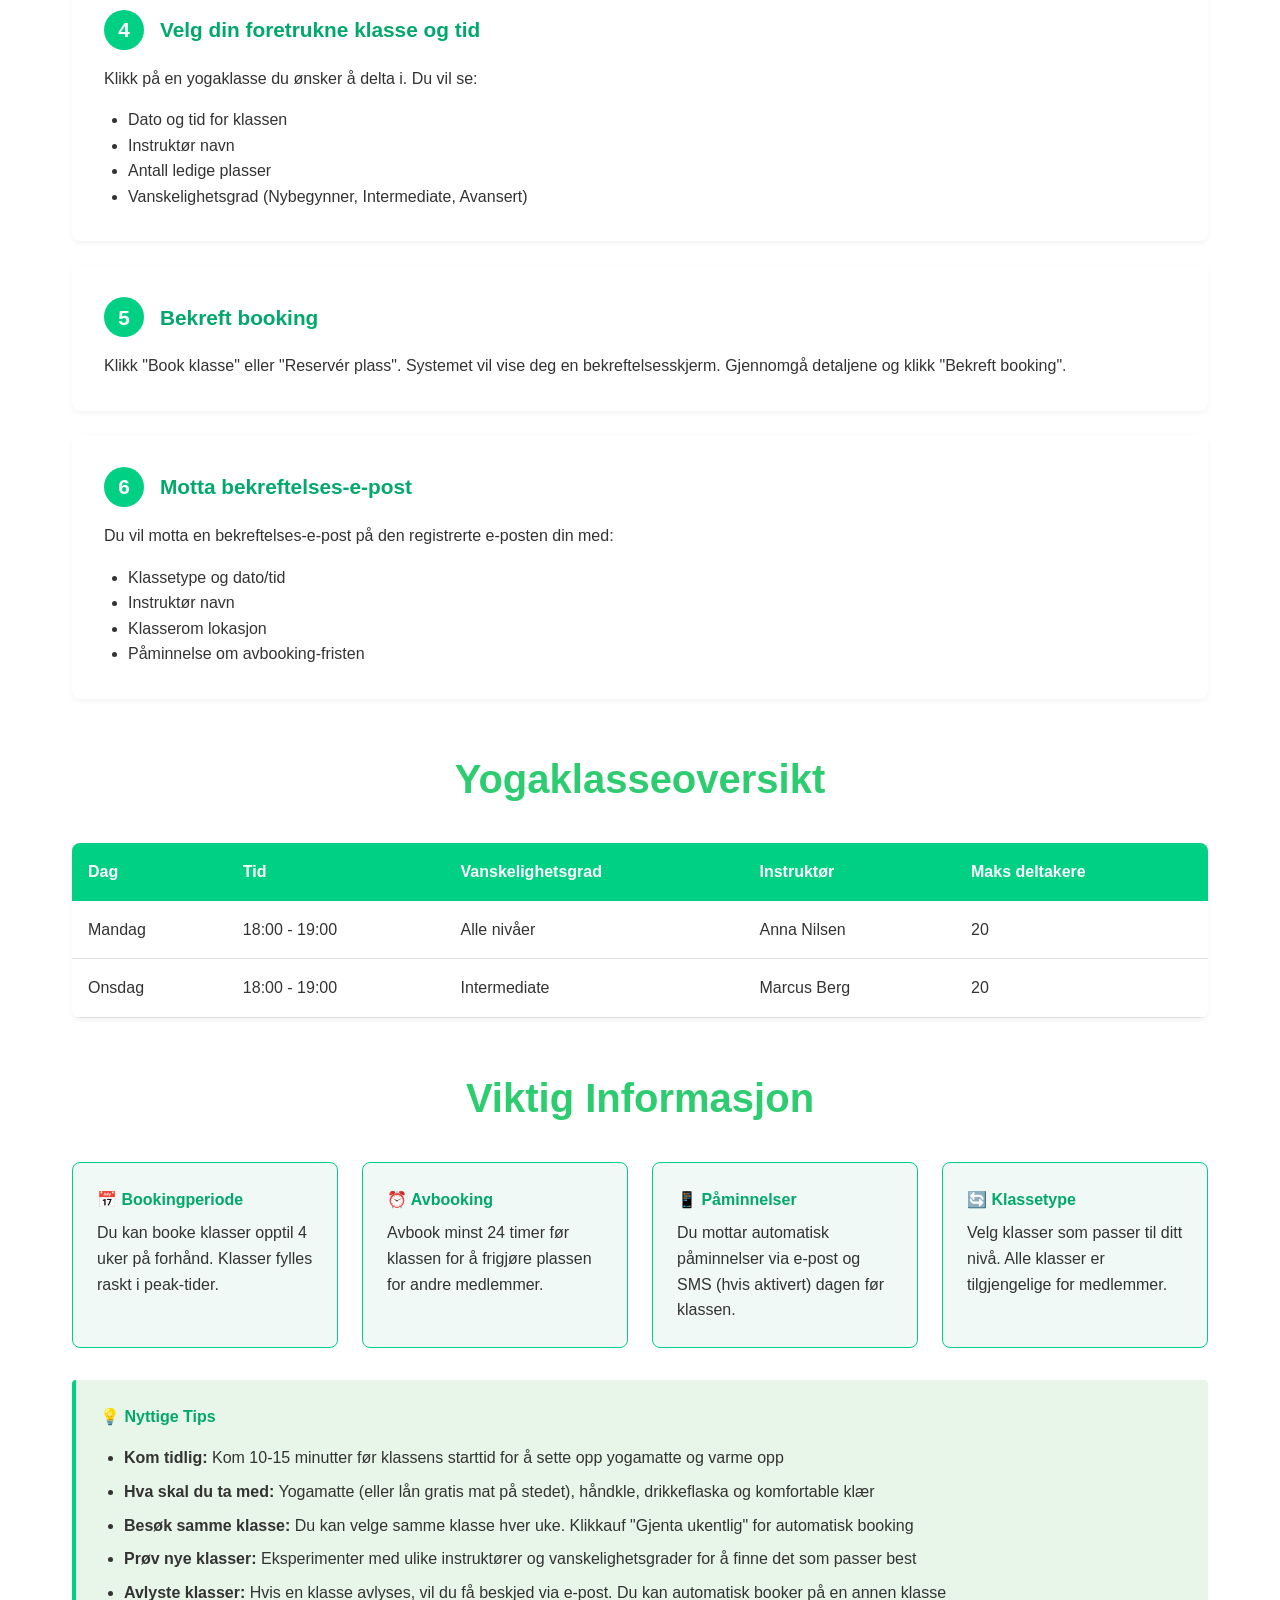
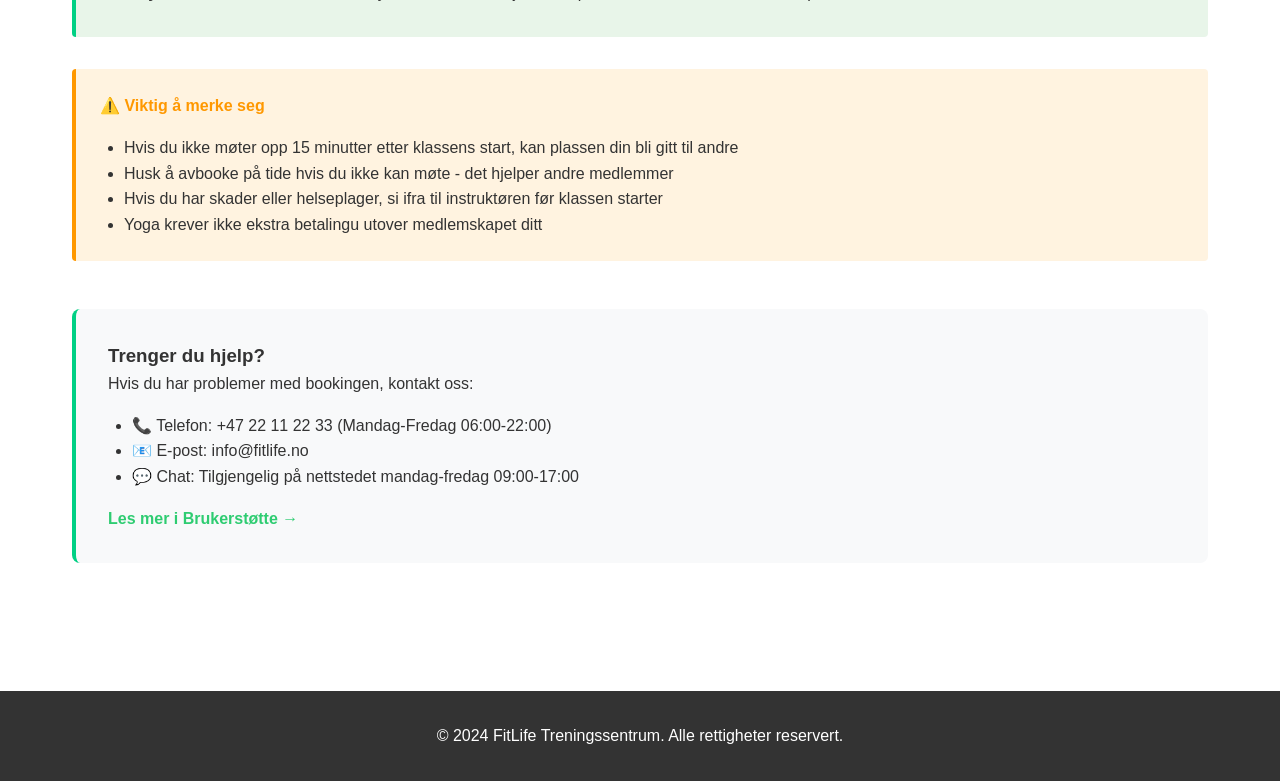
<file: yoga_guide.html>
<!DOCTYPE html>
<html lang="no">
<head>
    <meta charset="UTF-8">
    <meta name="viewport" content="width=device-width, initial-scale=1.0">
    <title>Yogaklasse Bookingguide - FitLife</title>
    <link rel="stylesheet" href="style.css">
    <style>
        .guide-section {
            background: #f8f9fa;
            padding: 2rem;
            margin: 2rem 0;
            border-radius: 8px;
            border-left: 4px solid #00d084;
        }

        .step {
            background: white;
            padding: 2rem;
            margin: 1.5rem 0;
            border-radius: 8px;
            box-shadow: 0 2px 5px rgba(0,0,0,0.05);
        }

        .step h3 {
            color: #00a86b;
            font-size: 1.3rem;
            margin-bottom: 1rem;
            display: flex;
            align-items: center;
        }

        .step-number {
            background: #00d084;
            color: white;
            width: 40px;
            height: 40px;
            border-radius: 50%;
            display: flex;
            align-items: center;
            justify-content: center;
            font-weight: bold;
            margin-right: 1rem;
            flex-shrink: 0;
        }

        .info-grid {
            display: grid;
            grid-template-columns: repeat(auto-fit, minmax(200px, 1fr));
            gap: 1.5rem;
            margin: 2rem 0;
        }

        .info-card {
            background: #f0f9f6;
            padding: 1.5rem;
            border-radius: 8px;
            border: 1px solid #00d084;
        }

        .info-card h4 {
            color: #00a86b;
            margin-bottom: 0.5rem;
        }

        .schedule-table {
            width: 100%;
            border-collapse: collapse;
            margin: 2rem 0;
            background: white;
            border-radius: 8px;
            overflow: hidden;
            box-shadow: 0 2px 5px rgba(0,0,0,0.05);
        }

        .schedule-table th {
            background: #00d084;
            color: white;
            padding: 1rem;
            text-align: left;
            font-weight: bold;
        }

        .schedule-table td {
            padding: 1rem;
            border-bottom: 1px solid #e0e0e0;
        }

        .schedule-table tr:hover {
            background-color: #f8f9fa;
        }

        .tips-box {
            background: #e8f5e9;
            border-left: 4px solid #00d084;
            padding: 1.5rem;
            margin: 2rem 0;
            border-radius: 4px;
        }

        .tips-box h4 {
            color: #00a86b;
            margin-bottom: 1rem;
        }

        .tips-box ul {
            margin-left: 1.5rem;
        }

        .tips-box li {
            margin: 0.5rem 0;
            color: #333;
        }

        .warning-box {
            background: #fff3e0;
            border-left: 4px solid #ff9800;
            padding: 1.5rem;
            margin: 2rem 0;
            border-radius: 4px;
        }

        .warning-box h4 {
            color: #ff9800;
            margin-bottom: 1rem;
        }
    </style>
</head>
<body>
    <!-- Header -->
    <header>
        <div class="header-container">
            <a href="index.html" class="logo" style="text-decoration: none; color: white;">FitLife</a>
            <nav>
                <ul>
                    <li><a href="index.html">Hjem</a></li>
                    <li><a href="index.html#classes">Klasser</a></li>
                    <li><a href="index1.html">Brukerstøtte</a></li>
                    <li><a href="yoga_guide.html">Yogaguide</a></li>
                    <li style="border-left: 1px solid rgba(255,255,255,0.3); padding-left: 2rem;"><a href="yoga_guide_en.html">English</a></li>
                </ul>
            </nav>
        </div>
    </header>

    <!-- Breadcrumb -->
    <div class="breadcrumb">
        <a href="index.html">Hjem</a> > <span>Yogaguide</span>
    </div>

    <!-- Hero Section -->
    <section class="hero">
        <h1>🧘 Yoga Bookingguide</h1>
        <p>Lær hvordan du enkelt booker dine yogaklasser på FitLife</p>
    </section>

    <!-- Main Content -->
    <section class="container" style="padding: 4rem 2rem;">
        
        <!-- Introduksjon -->
        <div class="guide-section">
            <h2>Velkommen til Yoga på FitLife</h2>
            <p>Yoga er en fantastisk måte å forbedre fleksibilitet, styrke og mentalt velvære. FitLife tilbyr yogaklasser for alle nivåer, fra nybegynnere til erfarne praktiserende.</p>
            <p><strong>Klasseplaner:</strong></p>
            <ul style="margin: 1rem 0 0 1.5rem;">
                <li>Mandag: 18:00 - 19:00</li>
                <li>Onsdag: 18:00 - 19:00</li>
            </ul>
        </div>

        <!-- Steg-for-steg guide -->
        <h2 style="color: #2ecc71; margin: 3rem 0 2rem 0;">Steg-for-Steg Bookingguide</h2>

        <div class="step">
            <h3>
                <span class="step-number">1</span>
                Logg inn eller opprett konto
            </h3>
            <p>Besøk FitLife-nettstedet eller åpne appen. Hvis du allerede er medlem, logg inn med e-posten og passordet ditt. Hvis du er ny, opprett en konto ved å fylle inn navn, e-post og telefonnummer.</p>
        </div>

        <div class="step">
            <h3>
                <span class="step-number">2</span>
                Gå til "Klasser" eller "Timebok"
            </h3>
            <p>I menyen finner du "Klasser" eller "Timebok" (avhengig av plattform). Klikk der for å se alle tilgjengelige klassene.</p>
        </div>

        <div class="step">
            <h3>
                <span class="step-number">2</span>
                Velg "Yoga" fra klasselisten
            </h3>
            <p>I filtreringen eller klasselisten, søk etter "Yoga" eller velg det fra kategoriene. Du vil se alle yogaklasser for neste 4 uker.</p>
        </div>

        <div class="step">
            <h3>
                <span class="step-number">4</span>
                Velg din foretrukne klasse og tid
            </h3>
            <p>Klikk på en yogaklasse du ønsker å delta i. Du vil se:</p>
            <ul style="margin: 1rem 0 0 1.5rem;">
                <li>Dato og tid for klassen</li>
                <li>Instruktør navn</li>
                <li>Antall ledige plasser</li>
                <li>Vanskelighetsgrad (Nybegynner, Intermediate, Avansert)</li>
            </ul>
        </div>

        <div class="step">
            <h3>
                <span class="step-number">5</span>
                Bekreft booking
            </h3>
            <p>Klikk "Book klasse" eller "Reservér plass". Systemet vil vise deg en bekreftelsesskjerm. Gjennomgå detaljene og klikk "Bekreft booking".</p>
        </div>

        <div class="step">
            <h3>
                <span class="step-number">6</span>
                Motta bekreftelses-e-post
            </h3>
            <p>Du vil motta en bekreftelses-e-post på den registrerte e-posten din med:</p>
            <ul style="margin: 1rem 0 0 1.5rem;">
                <li>Klassetype og dato/tid</li>
                <li>Instruktør navn</li>
                <li>Klasserom lokasjon</li>
                <li>Påminnelse om avbooking-fristen</li>
            </ul>
        </div>

        <!-- Yogaklasseoversikt -->
        <h2 style="color: #2ecc71; margin: 3rem 0 2rem 0;">Yogaklasseoversikt</h2>
        
        <table class="schedule-table">
            <thead>
                <tr>
                    <th>Dag</th>
                    <th>Tid</th>
                    <th>Vanskelighetsgrad</th>
                    <th>Instruktør</th>
                    <th>Maks deltakere</th>
                </tr>
            </thead>
            <tbody>
                <tr>
                    <td>Mandag</td>
                    <td>18:00 - 19:00</td>
                    <td>Alle nivåer</td>
                    <td>Anna Nilsen</td>
                    <td>20</td>
                </tr>
                <tr>
                    <td>Onsdag</td>
                    <td>18:00 - 19:00</td>
                    <td>Intermediate</td>
                    <td>Marcus Berg</td>
                    <td>20</td>
                </tr>
            </tbody>
        </table>

        <!-- Informasjon -->
        <h2 style="color: #2ecc71; margin: 3rem 0 2rem 0;">Viktig Informasjon</h2>

        <div class="info-grid">
            <div class="info-card">
                <h4>📅 Bookingperiode</h4>
                <p>Du kan booke klasser opptil 4 uker på forhånd. Klasser fylles raskt i peak-tider.</p>
            </div>

            <div class="info-card">
                <h4>⏰ Avbooking</h4>
                <p>Avbook minst 24 timer før klassen for å frigjøre plassen for andre medlemmer.</p>
            </div>

            <div class="info-card">
                <h4>📱 Påminnelser</h4>
                <p>Du mottar automatisk påminnelser via e-post og SMS (hvis aktivert) dagen før klassen.</p>
            </div>

            <div class="info-card">
                <h4>🔄 Klassetype</h4>
                <p>Velg klasser som passer til ditt nivå. Alle klasser er tilgjengelige for medlemmer.</p>
            </div>
        </div>

        <!-- Tips -->
        <div class="tips-box">
            <h4>💡 Nyttige Tips</h4>
            <ul>
                <li><strong>Kom tidlig:</strong> Kom 10-15 minutter før klassens starttid for å sette opp yogamatte og varme opp</li>
                <li><strong>Hva skal du ta med:</strong> Yogamatte (eller lån gratis mat på stedet), håndkle, drikkeflaska og komfortable klær</li>
                <li><strong>Besøk samme klasse:</strong> Du kan velge samme klasse hver uke. Klikkauf "Gjenta ukentlig" for automatisk booking</li>
                <li><strong>Prøv nye klasser:</strong> Eksperimenter med ulike instruktører og vanskelighetsgrader for å finne det som passer best</li>
                <li><strong>Avlyste klasser:</strong> Hvis en klasse avlyses, vil du få beskjed via e-post. Du kan automatisk booker på en annen klasse</li>
            </ul>
        </div>

        <!-- Advarsler -->
        <div class="warning-box">
            <h4>⚠️ Viktig å merke seg</h4>
            <ul style="margin: 1rem 0 0 1.5rem;">
                <li>Hvis du ikke møter opp 15 minutter etter klassens start, kan plassen din bli gitt til andre</li>
                <li>Husk å avbooke på tide hvis du ikke kan møte - det hjelper andre medlemmer</li>
                <li>Hvis du har skader eller helseplager, si ifra til instruktøren før klassen starter</li>
                <li>Yoga krever ikke ekstra betalingu utover medlemskapet ditt</li>
            </ul>
        </div>

        <!-- Kontakt -->
        <div class="guide-section" style="margin-top: 3rem;">
            <h3>Trenger du hjelp?</h3>
            <p>Hvis du har problemer med bookingen, kontakt oss:</p>
            <ul style="margin: 1rem 0 0 1.5rem;">
                <li>📞 Telefon: +47 22 11 22 33 (Mandag-Fredag 06:00-22:00)</li>
                <li>📧 E-post: info@fitlife.no</li>
                <li>💬 Chat: Tilgjengelig på nettstedet mandag-fredag 09:00-17:00</li>
            </ul>
            <p style="margin-top: 1rem;"><a href="index1.html" style="color: #2ecc71; font-weight: bold; text-decoration: none;">Les mer i Brukerstøtte →</a></p>
        </div>

    </section>

    <!-- Footer -->
    <footer>
        <p>&copy; 2024 FitLife Treningssentrum. Alle rettigheter reservert.</p>
    </footer>
</body>
</html>
</file>
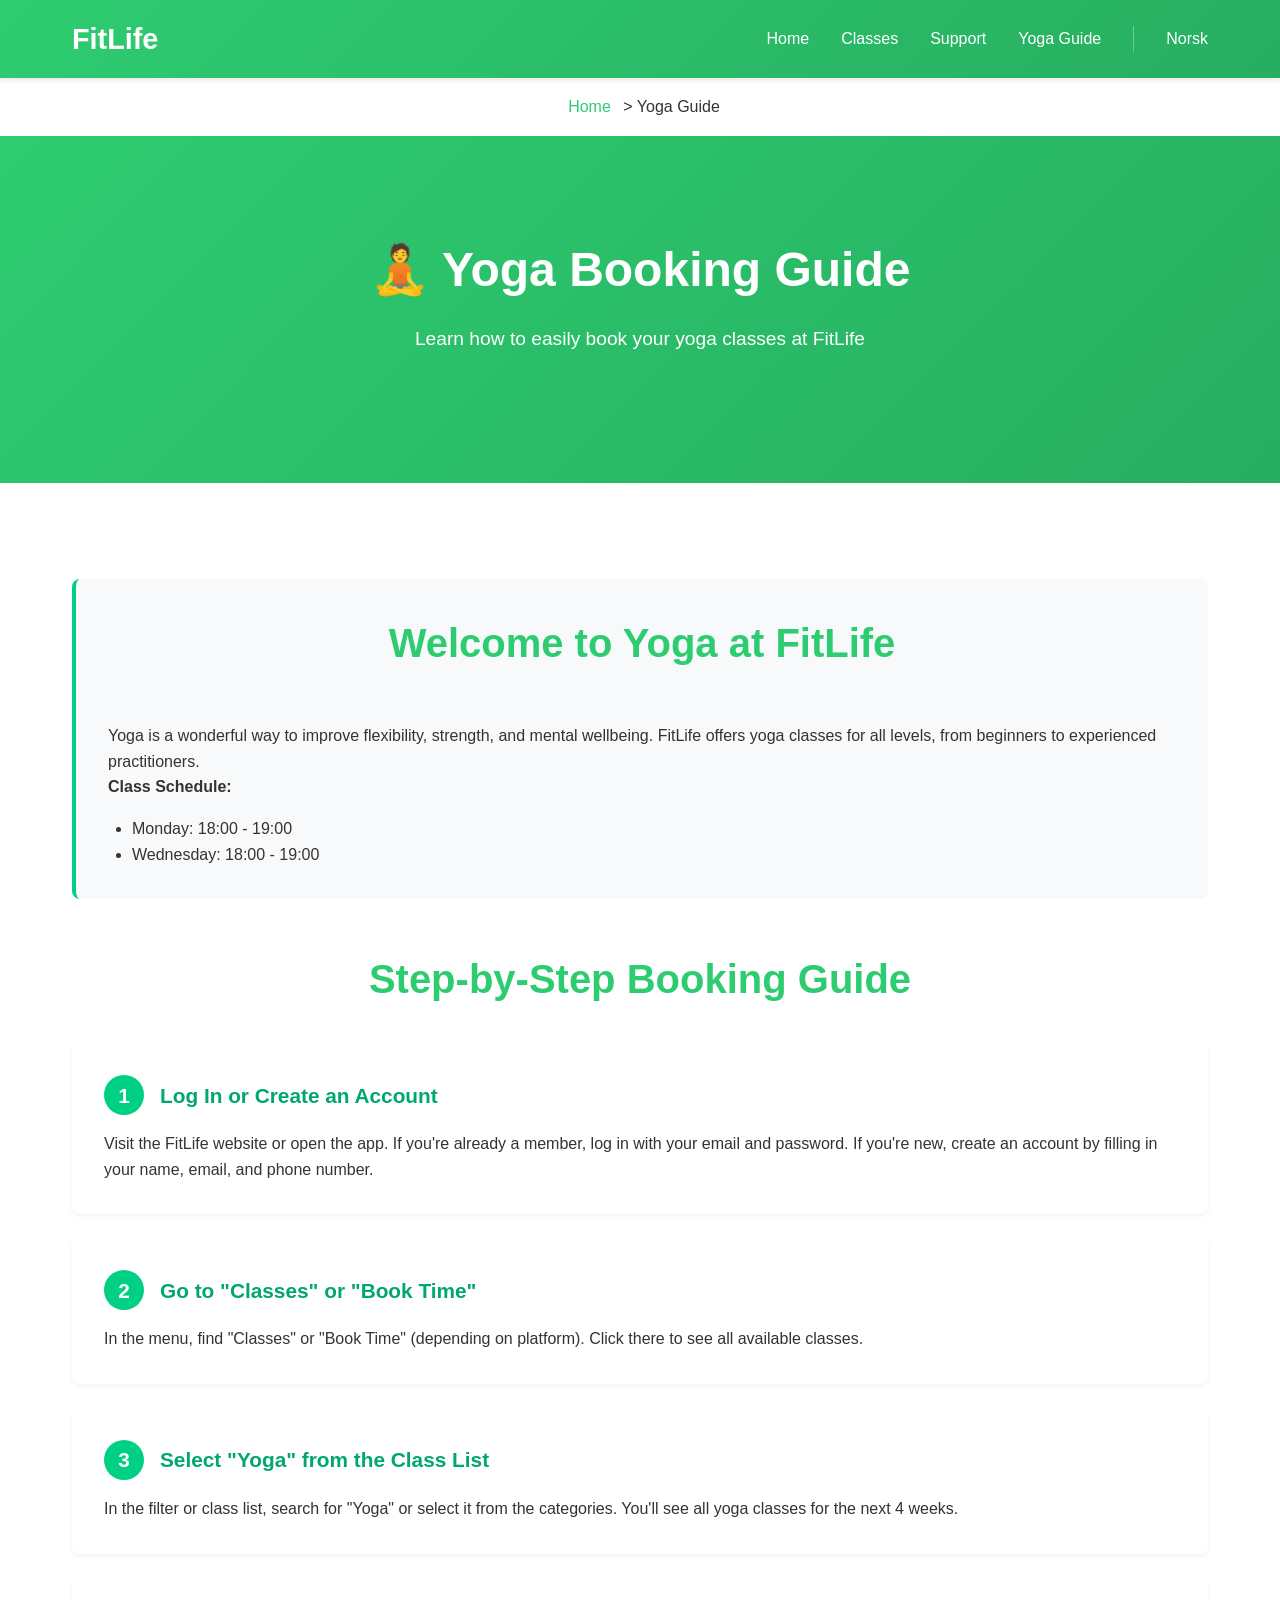
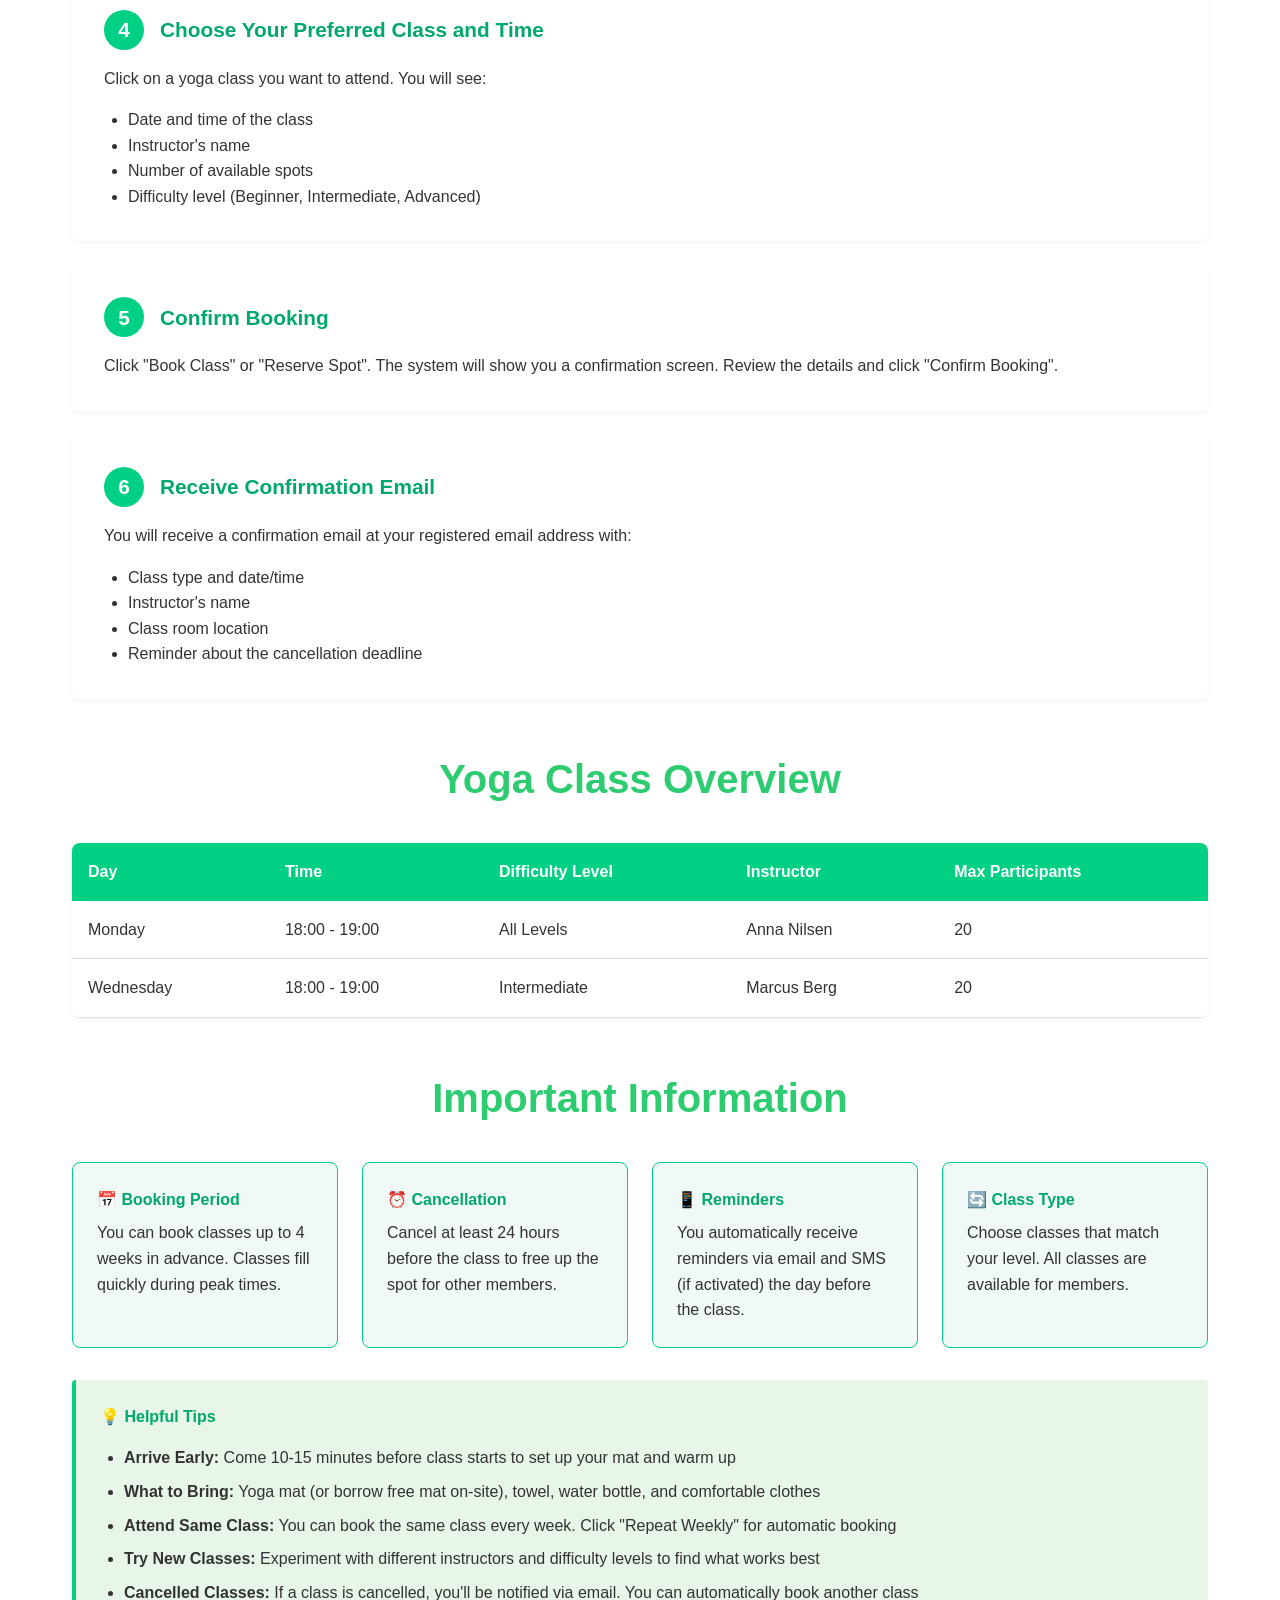
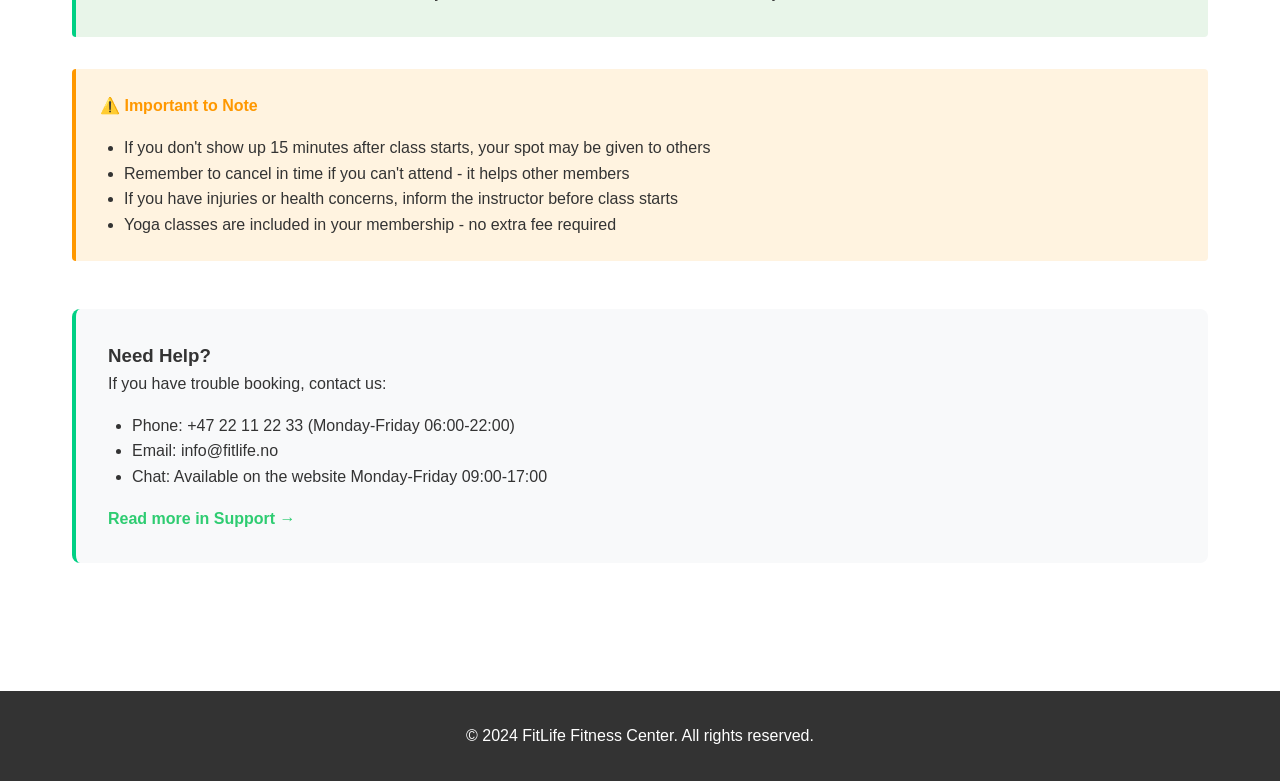
<file: yoga_guide_en.html>
<!DOCTYPE html>
<html lang="en">
<head>
    <meta charset="UTF-8">
    <meta name="viewport" content="width=device-width, initial-scale=1.0">
    <title>Yoga Class Booking Guide - FitLife</title>
    <link rel="stylesheet" href="style.css">
    <style>
        .guide-section {
            background: #f8f9fa;
            padding: 2rem;
            margin: 2rem 0;
            border-radius: 8px;
            border-left: 4px solid #00d084;
        }

        .step {
            background: white;
            padding: 2rem;
            margin: 1.5rem 0;
            border-radius: 8px;
            box-shadow: 0 2px 5px rgba(0,0,0,0.05);
        }

        .step h3 {
            color: #00a86b;
            font-size: 1.3rem;
            margin-bottom: 1rem;
            display: flex;
            align-items: center;
        }

        .step-number {
            background: #00d084;
            color: white;
            width: 40px;
            height: 40px;
            border-radius: 50%;
            display: flex;
            align-items: center;
            justify-content: center;
            font-weight: bold;
            margin-right: 1rem;
            flex-shrink: 0;
        }

        .info-grid {
            display: grid;
            grid-template-columns: repeat(auto-fit, minmax(200px, 1fr));
            gap: 1.5rem;
            margin: 2rem 0;
        }

        .info-card {
            background: #f0f9f6;
            padding: 1.5rem;
            border-radius: 8px;
            border: 1px solid #00d084;
        }

        .info-card h4 {
            color: #00a86b;
            margin-bottom: 0.5rem;
        }

        .schedule-table {
            width: 100%;
            border-collapse: collapse;
            margin: 2rem 0;
            background: white;
            border-radius: 8px;
            overflow: hidden;
            box-shadow: 0 2px 5px rgba(0,0,0,0.05);
        }

        .schedule-table th {
            background: #00d084;
            color: white;
            padding: 1rem;
            text-align: left;
            font-weight: bold;
        }

        .schedule-table td {
            padding: 1rem;
            border-bottom: 1px solid #e0e0e0;
        }

        .schedule-table tr:hover {
            background-color: #f8f9fa;
        }

        .tips-box {
            background: #e8f5e9;
            border-left: 4px solid #00d084;
            padding: 1.5rem;
            margin: 2rem 0;
            border-radius: 4px;
        }

        .tips-box h4 {
            color: #00a86b;
            margin-bottom: 1rem;
        }

        .tips-box ul {
            margin-left: 1.5rem;
        }

        .tips-box li {
            margin: 0.5rem 0;
            color: #333;
        }

        .warning-box {
            background: #fff3e0;
            border-left: 4px solid #ff9800;
            padding: 1.5rem;
            margin: 2rem 0;
            border-radius: 4px;
        }

        .warning-box h4 {
            color: #ff9800;
            margin-bottom: 1rem;
        }
    </style>
</head>
<body>
    <!-- Header -->
    <header>
        <div class="header-container">
            <a href="index_en.html" class="logo" style="text-decoration: none; color: white;">FitLife</a>
            <nav>
                <ul>
                    <li><a href="index_en.html">Home</a></li>
                    <li><a href="index_en.html#classes">Classes</a></li>
                    <li><a href="index1_en.html">Support</a></li>
                    <li><a href="yoga_guide_en.html">Yoga Guide</a></li>
                    <li style="border-left: 1px solid rgba(255,255,255,0.3); padding-left: 2rem;"><a href="yoga_guide.html">Norsk</a></li>
                </ul>
            </nav>
        </div>
    </header>

    <!-- Breadcrumb -->
    <div class="breadcrumb">
        <a href="index_en.html">Home</a> > <span>Yoga Guide</span>
    </div>

    <!-- Hero Section -->
    <section class="hero">
        <h1>🧘 Yoga Booking Guide</h1>
        <p>Learn how to easily book your yoga classes at FitLife</p>
    </section>

    <!-- Main Content -->
    <section class="container" style="padding: 4rem 2rem;">
        
        <!-- Introduction -->
        <div class="guide-section">
            <h2>Welcome to Yoga at FitLife</h2>
            <p>Yoga is a wonderful way to improve flexibility, strength, and mental wellbeing. FitLife offers yoga classes for all levels, from beginners to experienced practitioners.</p>
            <p><strong>Class Schedule:</strong></p>
            <ul style="margin: 1rem 0 0 1.5rem;">
                <li>Monday: 18:00 - 19:00</li>
                <li>Wednesday: 18:00 - 19:00</li>
            </ul>
        </div>

        <!-- Step-by-step guide -->
        <h2 style="color: #2ecc71; margin: 3rem 0 2rem 0;">Step-by-Step Booking Guide</h2>

        <div class="step">
            <h3>
                <span class="step-number">1</span>
                Log In or Create an Account
            </h3>
            <p>Visit the FitLife website or open the app. If you're already a member, log in with your email and password. If you're new, create an account by filling in your name, email, and phone number.</p>
        </div>

        <div class="step">
            <h3>
                <span class="step-number">2</span>
                Go to "Classes" or "Book Time"
            </h3>
            <p>In the menu, find "Classes" or "Book Time" (depending on platform). Click there to see all available classes.</p>
        </div>

        <div class="step">
            <h3>
                <span class="step-number">3</span>
                Select "Yoga" from the Class List
            </h3>
            <p>In the filter or class list, search for "Yoga" or select it from the categories. You'll see all yoga classes for the next 4 weeks.</p>
        </div>

        <div class="step">
            <h3>
                <span class="step-number">4</span>
                Choose Your Preferred Class and Time
            </h3>
            <p>Click on a yoga class you want to attend. You will see:</p>
            <ul style="margin: 1rem 0 0 1.5rem;">
                <li>Date and time of the class</li>
                <li>Instructor's name</li>
                <li>Number of available spots</li>
                <li>Difficulty level (Beginner, Intermediate, Advanced)</li>
            </ul>
        </div>

        <div class="step">
            <h3>
                <span class="step-number">5</span>
                Confirm Booking
            </h3>
            <p>Click "Book Class" or "Reserve Spot". The system will show you a confirmation screen. Review the details and click "Confirm Booking".</p>
        </div>

        <div class="step">
            <h3>
                <span class="step-number">6</span>
                Receive Confirmation Email
            </h3>
            <p>You will receive a confirmation email at your registered email address with:</p>
            <ul style="margin: 1rem 0 0 1.5rem;">
                <li>Class type and date/time</li>
                <li>Instructor's name</li>
                <li>Class room location</li>
                <li>Reminder about the cancellation deadline</li>
            </ul>
        </div>

        <!-- Yoga Class Overview -->
        <h2 style="color: #2ecc71; margin: 3rem 0 2rem 0;">Yoga Class Overview</h2>
        
        <table class="schedule-table">
            <thead>
                <tr>
                    <th>Day</th>
                    <th>Time</th>
                    <th>Difficulty Level</th>
                    <th>Instructor</th>
                    <th>Max Participants</th>
                </tr>
            </thead>
            <tbody>
                <tr>
                    <td>Monday</td>
                    <td>18:00 - 19:00</td>
                    <td>All Levels</td>
                    <td>Anna Nilsen</td>
                    <td>20</td>
                </tr>
                <tr>
                    <td>Wednesday</td>
                    <td>18:00 - 19:00</td>
                    <td>Intermediate</td>
                    <td>Marcus Berg</td>
                    <td>20</td>
                </tr>
            </tbody>
        </table>

        <!-- Important Information -->
        <h2 style="color: #2ecc71; margin: 3rem 0 2rem 0;">Important Information</h2>

        <div class="info-grid">
            <div class="info-card">
                <h4>📅 Booking Period</h4>
                <p>You can book classes up to 4 weeks in advance. Classes fill quickly during peak times.</p>
            </div>

            <div class="info-card">
                <h4>⏰ Cancellation</h4>
                <p>Cancel at least 24 hours before the class to free up the spot for other members.</p>
            </div>

            <div class="info-card">
                <h4>📱 Reminders</h4>
                <p>You automatically receive reminders via email and SMS (if activated) the day before the class.</p>
            </div>

            <div class="info-card">
                <h4>🔄 Class Type</h4>
                <p>Choose classes that match your level. All classes are available for members.</p>
            </div>
        </div>

        <!-- Tips -->
        <div class="tips-box">
            <h4>💡 Helpful Tips</h4>
            <ul>
                <li><strong>Arrive Early:</strong> Come 10-15 minutes before class starts to set up your mat and warm up</li>
                <li><strong>What to Bring:</strong> Yoga mat (or borrow free mat on-site), towel, water bottle, and comfortable clothes</li>
                <li><strong>Attend Same Class:</strong> You can book the same class every week. Click "Repeat Weekly" for automatic booking</li>
                <li><strong>Try New Classes:</strong> Experiment with different instructors and difficulty levels to find what works best</li>
                <li><strong>Cancelled Classes:</strong> If a class is cancelled, you'll be notified via email. You can automatically book another class</li>
            </ul>
        </div>

        <!-- Warnings -->
        <div class="warning-box">
            <h4>⚠️ Important to Note</h4>
            <ul style="margin: 1rem 0 0 1.5rem;">
                <li>If you don't show up 15 minutes after class starts, your spot may be given to others</li>
                <li>Remember to cancel in time if you can't attend - it helps other members</li>
                <li>If you have injuries or health concerns, inform the instructor before class starts</li>
                <li>Yoga classes are included in your membership - no extra fee required</li>
            </ul>
        </div>

        <!-- Contact -->
        <div class="guide-section" style="margin-top: 3rem;">
            <h3>Need Help?</h3>
            <p>If you have trouble booking, contact us:</p>
            <ul style="margin: 1rem 0 0 1.5rem;">
                <li>Phone: +47 22 11 22 33 (Monday-Friday 06:00-22:00)</li>
                <li>Email: info@fitlife.no</li>
                <li>Chat: Available on the website Monday-Friday 09:00-17:00</li>
            </ul>
            <p style="margin-top: 1rem;"><a href="index1_en.html" style="color: #2ecc71; font-weight: bold; text-decoration: none;">Read more in Support →</a></p>
        </div>

    </section>

    <!-- Footer -->
    <footer>
        <p>&copy; 2024 FitLife Fitness Center. All rights reserved.</p>
    </footer>
</body>
</html>
</file>
<file: style.css>
/* Global Styles */
* {
    margin: 0;
    padding: 0;
    box-sizing: border-box;
}

body {
    font-family: 'Segoe UI', Tahoma, Geneva, Verdana, sans-serif;
    line-height: 1.6;
    color: #333;
}

/* Header */
header {
    background: linear-gradient(135deg, #2ecc71 0%, #27ae60 100%);
    color: rgb(255, 255, 255);
    padding: 1rem 0;
    position: sticky;
    top: 0;
    z-index: 100;
    box-shadow: 0 2px 5px rgba(0,0,0,0.1);
}

.header-container {
    max-width: 1200px;
    margin: 0 auto;
    padding: 0 2rem;
    display: flex;
    justify-content: space-between;
    align-items: center;
}

.logo {
    font-size: 1.8rem;
    font-weight: bold;
}

/* Navigation */
nav ul {
    list-style: none;
    display: flex;
    gap: 2rem;
}

nav a {
    color: white;
    text-decoration: none;
    transition: opacity 0.3s;
}

nav a:hover {
    opacity: 0.8;
}

/* Hero Section */
.hero {
    background: linear-gradient(135deg, #2ecc71 0%, #27ae60 100%);
    color: white;
    padding: 6rem 2rem;
    text-align: center;
}

.hero h1 {
    font-size: 3rem;
    margin-bottom: 1rem;
}

.hero p {
    font-size: 1.2rem;
    margin-bottom: 2rem;
}

/* Buttons */
.btn {
    display: inline-block;
    padding: 0.8rem 2rem;
    background-color: #ff6b6b;
    color: white;
    text-decoration: none;
    border-radius: 5px;
    transition: background-color 0.3s;
    border: none;
    cursor: pointer;
    font-size: 1rem;
    margin: 0.5rem;
}

.btn:hover {
    background-color: #ff5252;
}

/* Container & Sections */
.container {
    max-width: 1200px;
    margin: 0 auto;
    padding: 0 2rem;
}

section {
    padding: 4rem 2rem;
}

h2 {
    font-size: 2.5rem;
    margin-bottom: 3rem;
    text-align: center;
    color: #2ecc71;
}

/* Classes Section */
.classes {
    background-color: #f8f9fa;
}

.class-grid {
    display: grid;
    grid-template-columns: repeat(auto-fit, minmax(300px, 1fr));
    gap: 2rem;
    margin-bottom: 2rem;
}

.class-card {
    background: white;
    padding: 2rem;
    border-radius: 8px;
    box-shadow: 0 2px 10px rgba(0,0,0,0.1);
    transition: transform 0.3s;
}

.class-card:hover {
    transform: translateY(-5px);
    box-shadow: 0 5px 20px rgba(0,0,0,0.15);
}

.class-card h3 {
    color: #2ecc71;
    margin-bottom: 1rem;
}

.class-card p {
    color: #666;
    margin-bottom: 1rem;
}

/* Pricing Section */
.pricing {
    background-color: white;
}

.pricing-grid {
    display: grid;
    grid-template-columns: repeat(auto-fit, minmax(250px, 1fr));
    gap: 2rem;
    margin-bottom: 2rem; 
}

.price-card {
    background: linear-gradient(135deg, #2ecc71 0%, #27ae60 100%);
    color: white;
    padding: 2rem;
    border-radius: 8px;
    text-align: center;
    transition: transform 0.3s;
}

.price-card:hover {
    transform: scale(1.05);
}

.price-card h3 {
    margin-bottom: 1rem;
    font-size: 1.5rem;
}

.price {
    font-size: 2.5rem;
    font-weight: bold;
    margin: 1rem 0;
}

.price-features {
    list-style: none;
    margin: 2rem 0;
    text-align: left;
}

.price-features li {
    padding: 0.5rem 0;
    border-bottom: 1px solid rgba(255,255,255,0.2);
}

/* Contact Section */
.contact {
    background-color: #f8f9fa;
    text-align: center;
}

.contact-info {
    display: grid;
    grid-template-columns: repeat(auto-fit, minmax(250px, 1fr));
    gap: 2rem;
    margin-bottom: 2rem;
}

.info-box {
    background: white;
    padding: 2rem;
    border-radius: 8px;
    box-shadow: 0 2px 10px rgba(0,0,0,0.1);
}

.info-box h3 {
    color: #2ecc71;
    margin-bottom: 1rem;
}

/* Support Cards */
.support-grid {
    display: grid;
    grid-template-columns: repeat(auto-fit, minmax(250px, 1fr));
    gap: 2rem;
    margin-bottom: 3rem;
}

.support-card {
    background: white;
    padding: 2rem;
    border-radius: 8px;
    box-shadow: 0 2px 10px rgba(0,0,0,0.1);
    text-align: center;
    transition: transform 0.3s;
}

.support-card:hover {
    transform: translateY(-5px);
}

.support-card h3 {
    color: #2ecc71;
    margin-bottom: 1rem;
    font-size: 1.5rem;
}

/* FAQ Section */
.faq-section {
    background-color: #f8f9fa;
}

.faq-item {
    background: white;
    margin-bottom: 1rem;
    border-radius: 8px;
    overflow: hidden;
    box-shadow: 0 2px 5px rgba(0,0,0,0.05);
}

.faq-question {
    padding: 1.5rem;
    background: #f8f9fa;
    cursor: pointer;
    display: flex;
    justify-content: space-between;
    align-items: center;
    transition: background 0.3s;
}

.faq-question:hover {
    background: #e9ecef;
}

.faq-question h3 {
    color: #2ecc71;
    font-size: 1.1rem;
    margin: 0;
}

.faq-toggle {
    font-size: 1.5rem;
    color: #2ecc71;
}

.faq-answer {
    max-height: 0;
    overflow: hidden;
    transition: max-height 0.3s ease;
}

.faq-answer.open {
    max-height: 500px;
    padding: 1.5rem;
}

/* Contact Section (Support Page) */
.contact-section {
    background: linear-gradient(135deg, #2ecc71 0%, #27ae60 100%);
    color: white;
    text-align: center;
    border-radius: 8px;
    padding: 3rem;
    margin-bottom: 3rem;
}

.contact-section h3 {
    margin-bottom: 1rem;
}

/* Form Styles */
.form-section {
    background-color: white;
    margin-bottom: 2rem;
}

.form-group {
    margin-bottom: 1.5rem;
}

label {
    display: block;
    margin-bottom: 0.5rem;
    color: #2ecc71;
    font-weight: bold;
}

input, textarea, select {
    width: 100%;
    padding: 0.8rem;
    border: 2px solid #e0e0e0;
    border-radius: 5px;
    font-family: inherit;
    font-size: 1rem;
    transition: border-color 0.3s;
}

input:focus, textarea:focus, select:focus {
    outline: none;
    border-color: #2ecc71;
}

textarea {
    resize: vertical;
    min-height: 150px;
}

/* Category Buttons */
.category-grid {
    display: grid;
    grid-template-columns: repeat(auto-fit, minmax(200px, 1fr));
    gap: 1rem;
    margin-bottom: 2rem;
}

.category-btn {
    padding: 1rem;
    border: 2px solid #2ecc71;
    background: white;
    color: #2ecc71;
    border-radius: 5px;
    cursor: pointer;
    font-weight: bold;
    transition: all 0.3s;
}

.category-btn:hover,
.category-btn.active {
    background: #2ecc71;
    color: white;
}

/* Breadcrumb */
.breadcrumb {
    padding: 1rem 0;
    text-align: center;
}

.breadcrumb a {
    color: #2ecc71;
    text-decoration: none;
    margin: 0 0.5rem;
}

.breadcrumb a:hover {
    text-decoration: underline;
}

/* Footer */
footer {
    background: #333;
    color: white;
    text-align: center;
    padding: 2rem;
    margin-top: 2rem;
}

/* Responsive Design */
@media (max-width: 768px) {
    nav ul {
        gap: 1rem;
    }

    .hero h1 {
        font-size: 2rem;
    }

    h2 {
        font-size: 1.8rem;
    }
}
</file>
